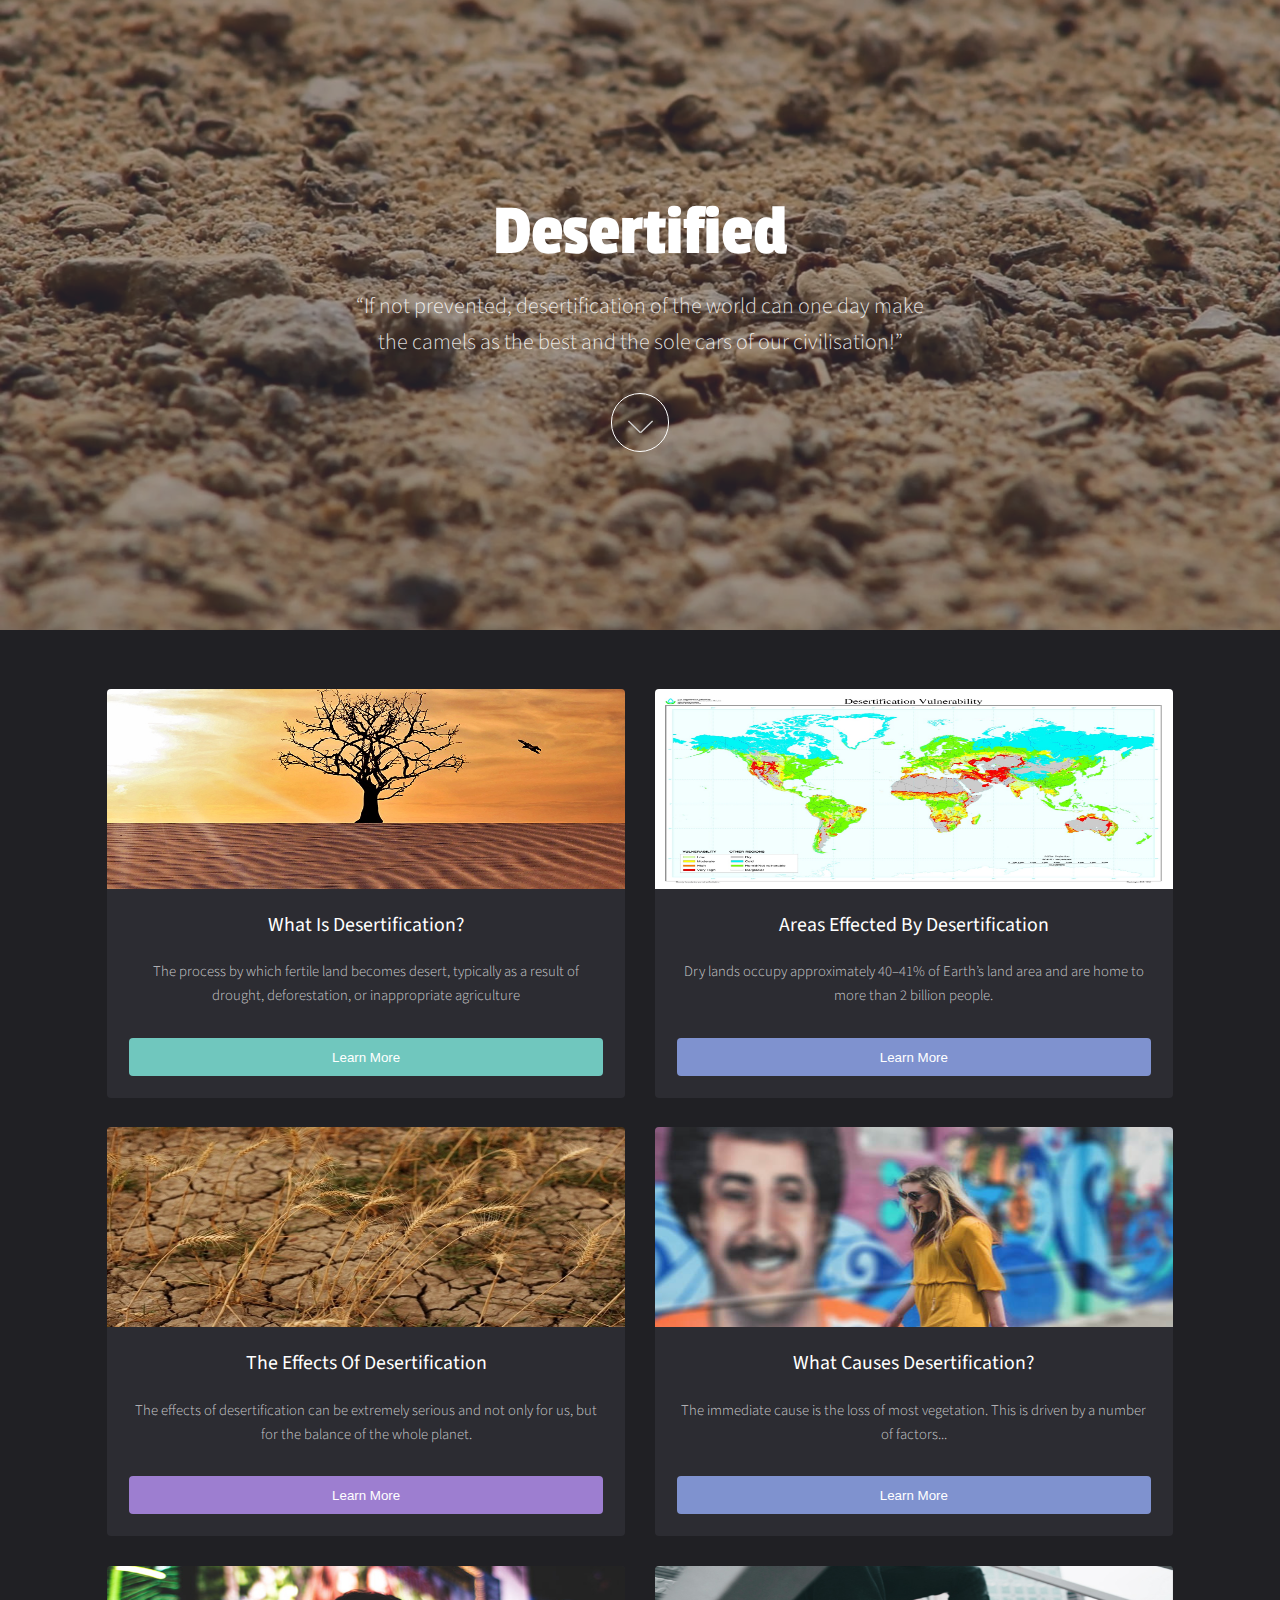
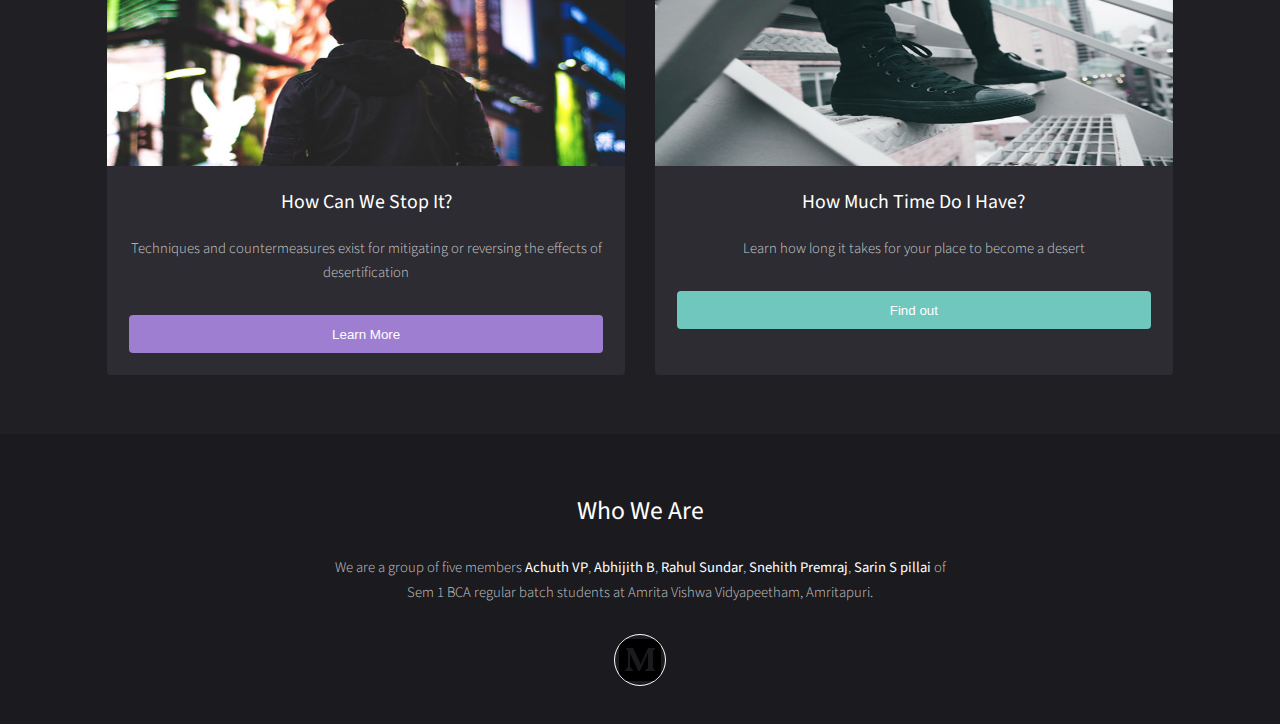
<file: desert/index.html>
<!DOCTYPE HTML>
<html>
	<head>
		<title>Desertified</title>
		<meta charset="utf-8" />
		<meta name="viewport" content="width=device-width, initial-scale=1" />
		<link rel="stylesheet" href="assets/css/main.css" />
		<style type="text/css">
			.medium {
				border: 1px solid #ffffff;
				border-radius: 100%;
			}
			img.medium:hover {
				border: 2px solid #ffffff;
			}
			img:hover {
				border: 2px solid #ffffff;
			}
		</style>
	</head>
	<body id="top">

			<!-- Banner -->
			<!--
				To use a video as your background, set data-video to the name of your video without
				its extension (eg. images/banner). Your video must be available in both .mp4 and .webm
				formats to work correctly.
			-->
				<section id="banner" data-video="images/banner">
					<div class="inner">
						<header>
							<h1>Desertified</h1>
							<p>“If not prevented, desertification of the world can one day make<br />
							the camels as the best and the sole cars of our civilisation!”</p>
						</header>
						<a href="#main" class="more">Learn More</a>
					</div>
				</section>

			<!-- Main -->
				<div id="main">
					<div class="inner">

					<!-- Boxes -->
						<div class="thumbnails">

							<div class="box">
								<a class="image fit"><img src="images/pic01.jpg" alt="" style="height:200px;"/></a>
								<div class="inner">
									<h3>What Is Desertification?</h3>
									<p>The process by which fertile land becomes desert, typically as a result of drought, deforestation, or inappropriate agriculture</p>
									<button onclick="location.href = 'https://desertified.000webhostapp.com/content/intro.html';" class="button fit" >Learn More</button>
								</div>
							</div>

							<div class="box">
								<a class="image fit"><img src="images/pic02.jpg" alt="" style="height:200px;" /></a>
								<div class="inner">
									<h3>Areas Effected By Desertification</h3>
									<p>Dry lands occupy approximately 40–41% of Earth’s land area and are home to more than 2 billion people.</p>
									<button onclick="location.href = 'https://desertified.000webhostapp.com/content/areas.html';" class="button style2 fit">Learn More</button>
								</div>
							</div>

							<div class="box">
								<a class="image fit"><img src="images/pic03.jpg" alt=""  style="height:200px;"/></a>
								<div class="inner">
									<h3>The Effects Of Desertification</h3>
									<p>The effects of desertification can be extremely serious and not only for us, but for the balance of the whole planet.</p>
									<button onclick="location.href = 'https://desertified.000webhostapp.com/content/effects.html';" class="button style3 fit" >Learn More</button>
								</div>
							</div>

							<div class="box">
								<a class="image fit"><img src="images/pic04.jpg" alt="" style="height:200px;"/></a>
								<div class="inner">
									<h3>What Causes Desertification?</h3>
									<p>The immediate cause is the loss of most vegetation. This is driven by a number of factors...</p>
									<button onclick="location.href = 'https://desertified.000webhostapp.com/content/causes.html';" class="button style2 fit" >Learn More</button>
								</div>
							</div>

							<div class="box">
								<a class="image fit"><img src="images/pic05.jpg" alt="" style="height:200px;"/></a>
								<div class="inner">
									<h3>How Can We Stop It?</h3>
									<p>Techniques and countermeasures exist for mitigating or reversing the effects of desertification</p>
									<button onclick="location.href = 'https://desertified.000webhostapp.com/content/counter.html';" class="button style3 fit" >Learn More</button>
								</div>
							</div>

							<div class="box">
								<a class="image fit"><img src="images/pic06.jpg" alt="" style="height:200px;"/></a>
								<div class="inner">
									<h3>How Much Time Do I Have?</h3>
									<p>Learn how long it takes for your place to become a desert</p>
									<button onclick="location.href = 'https://desertified.000webhostapp.com/content/intro.html';" class="button fit" >Find out</button>
								</div>
							</div>

						</div>

					</div>
				</div>

			<!-- Footer -->
				<footer id="footer">
					<div class="inner">
						<h2>Who We Are</h2>
						<p>We are a group of five members  <b>Achuth VP</b>,  <b>Abhijith B</b>,  <b>Rahul Sundar</b>,  <b>Snehith Premraj</b>,  <b>Sarin S pillai</b>  of Sem 1 BCA regular batch students at Amrita Vishwa Vidyapeetham, Amritapuri.</p>
						
					</div>
					<a href="https://medium.com/envi-project/desertificatio-7579d9432e89"><img class="medium" src="medium.png" alt="" /></a>
				</footer>

		<!-- Scripts  -->

			<script src="assets/js/jquery.min.js"></script>
			<script src="assets/js/jquery.scrolly.min.js"></script>
			<script src="assets/js/jquery.poptrox.min.js"></script>
			<script src="assets/js/skel.min.js"></script>
			<script src="assets/js/util.js"></script>
			<script src="assets/js/main.js"></script> 
	</body>
</html>
</file>
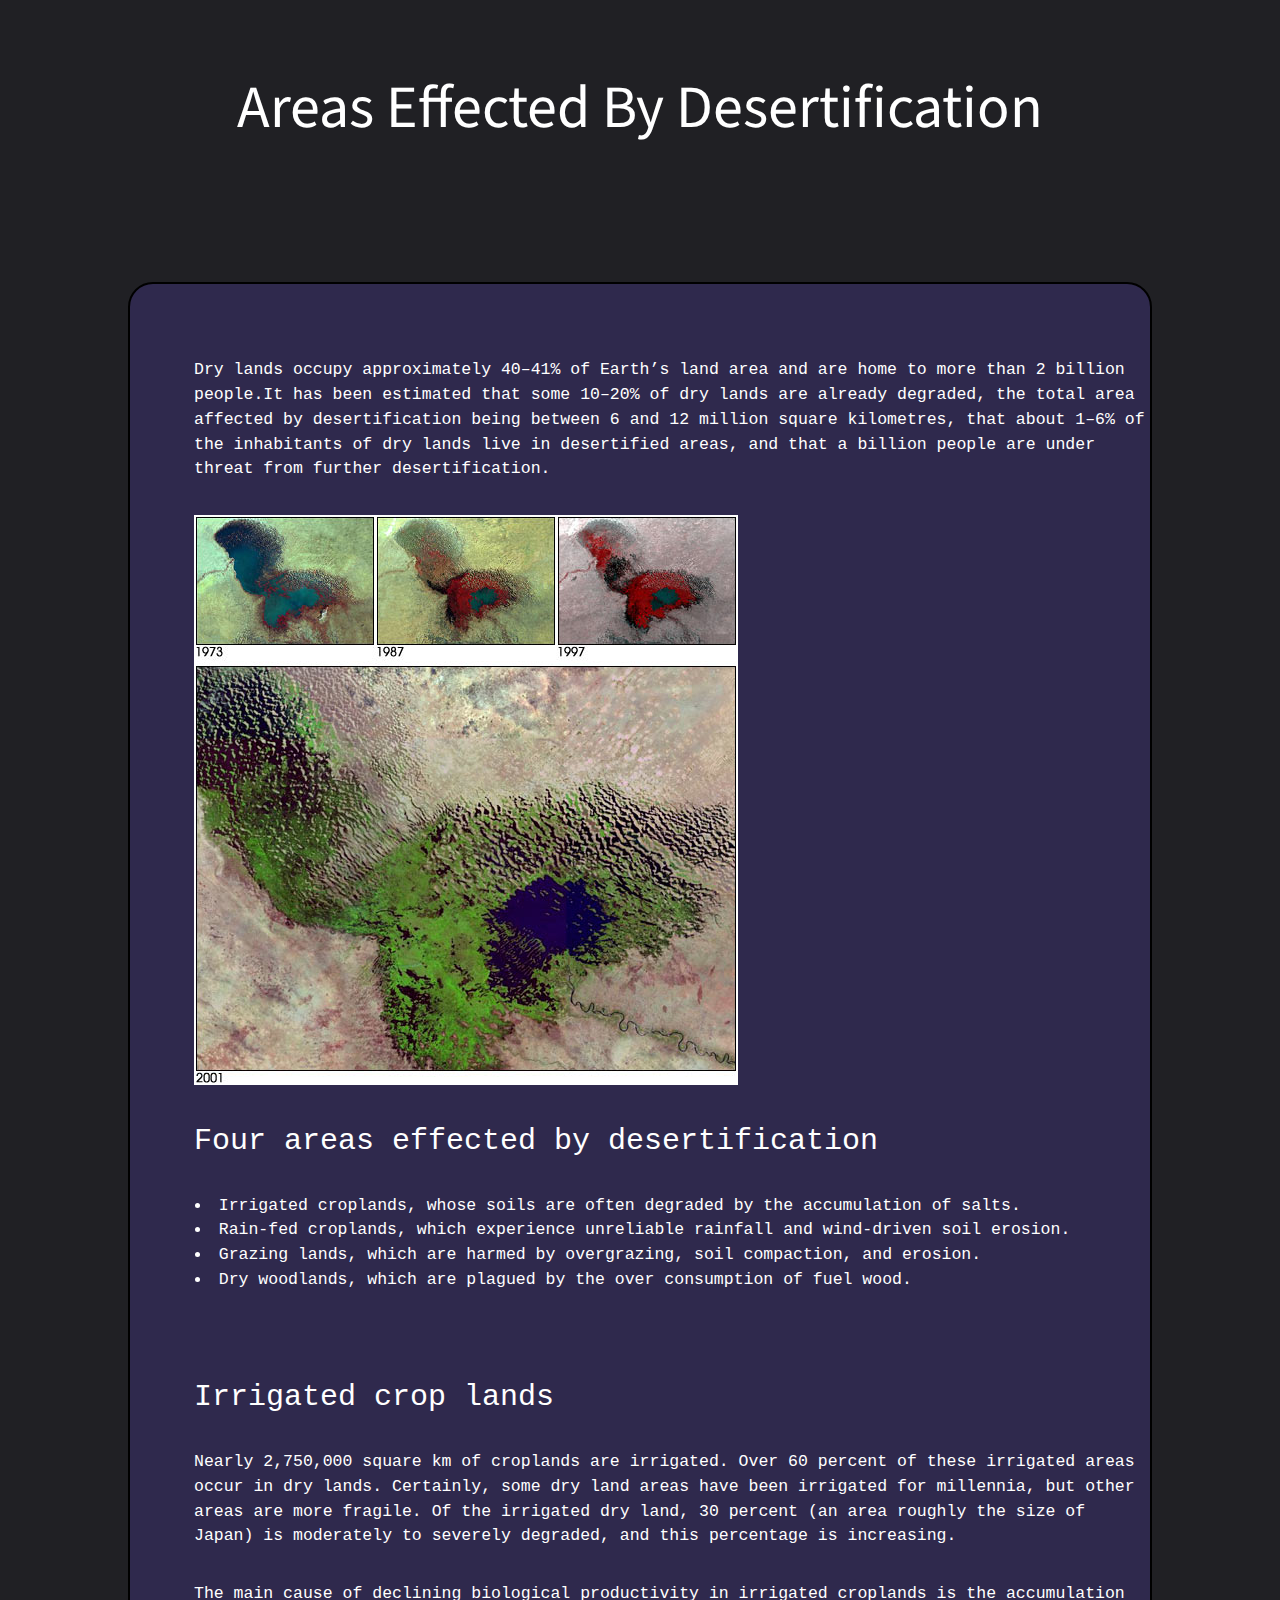
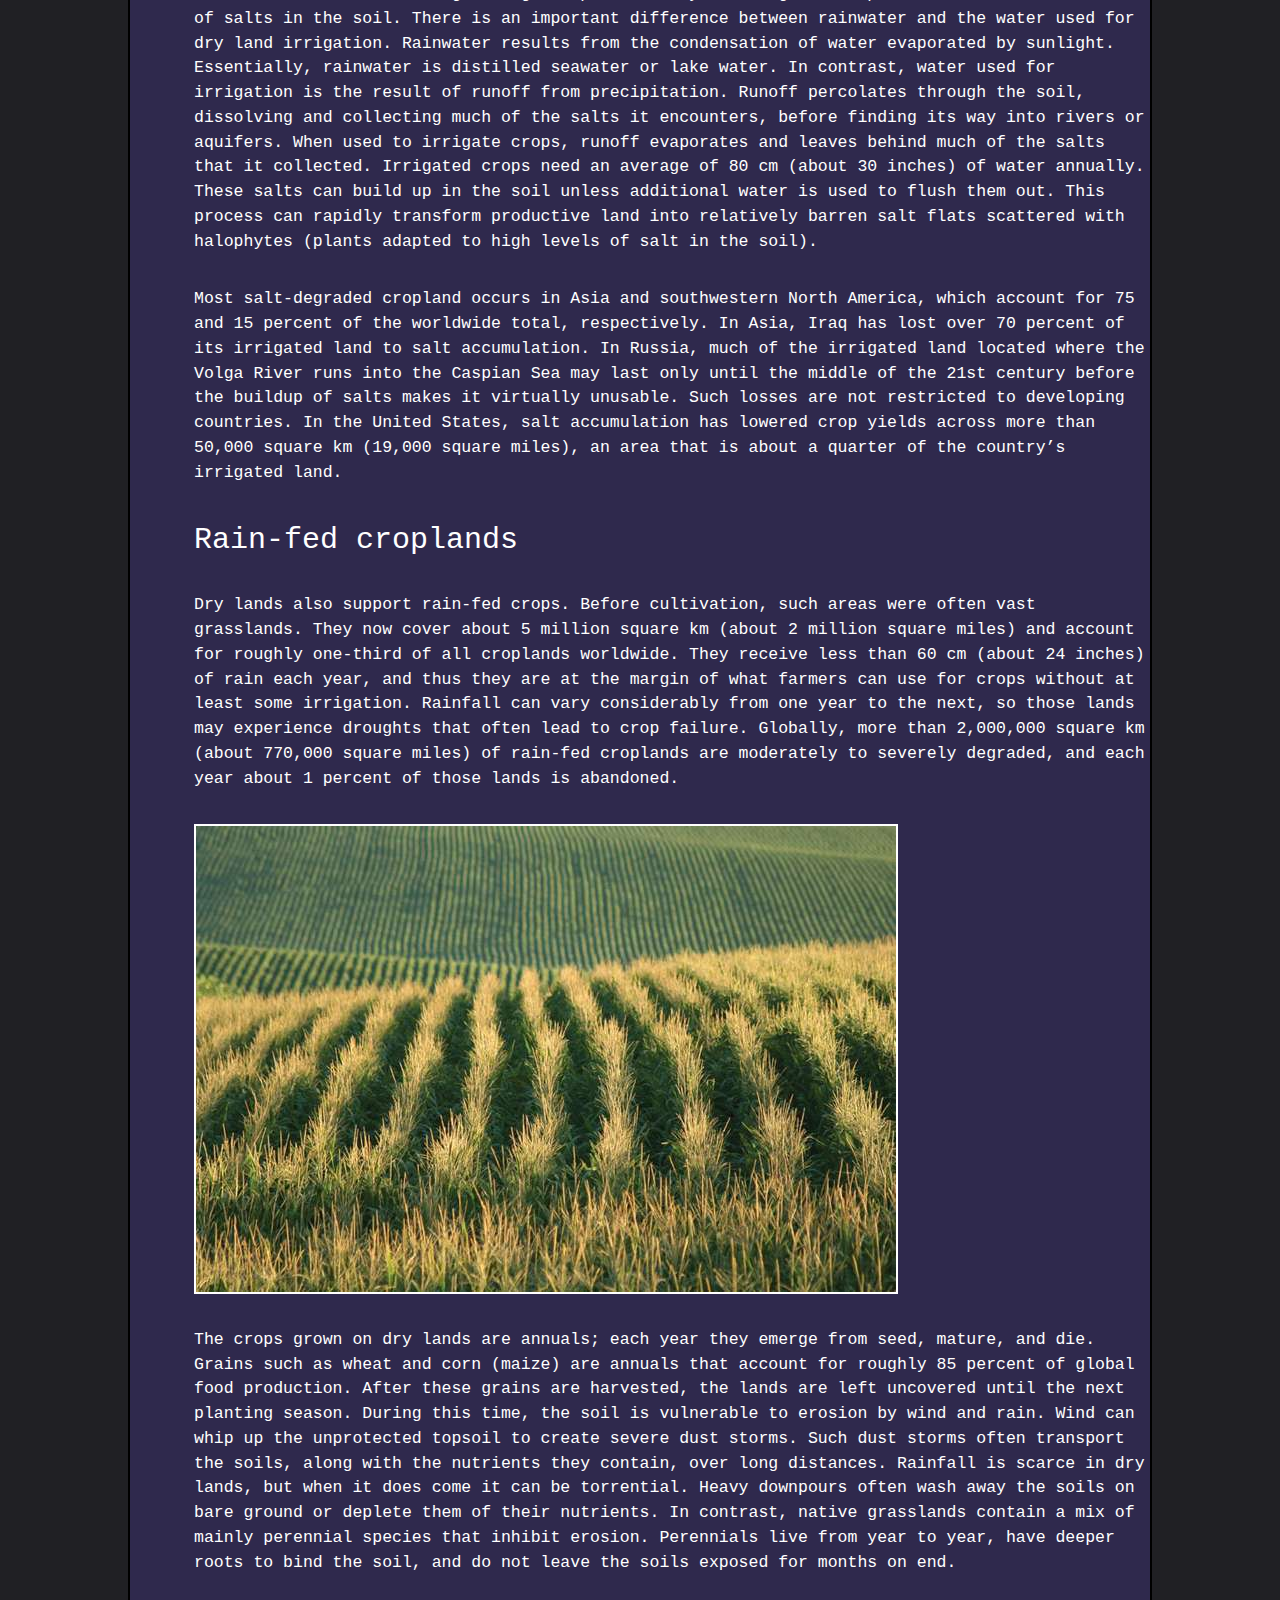
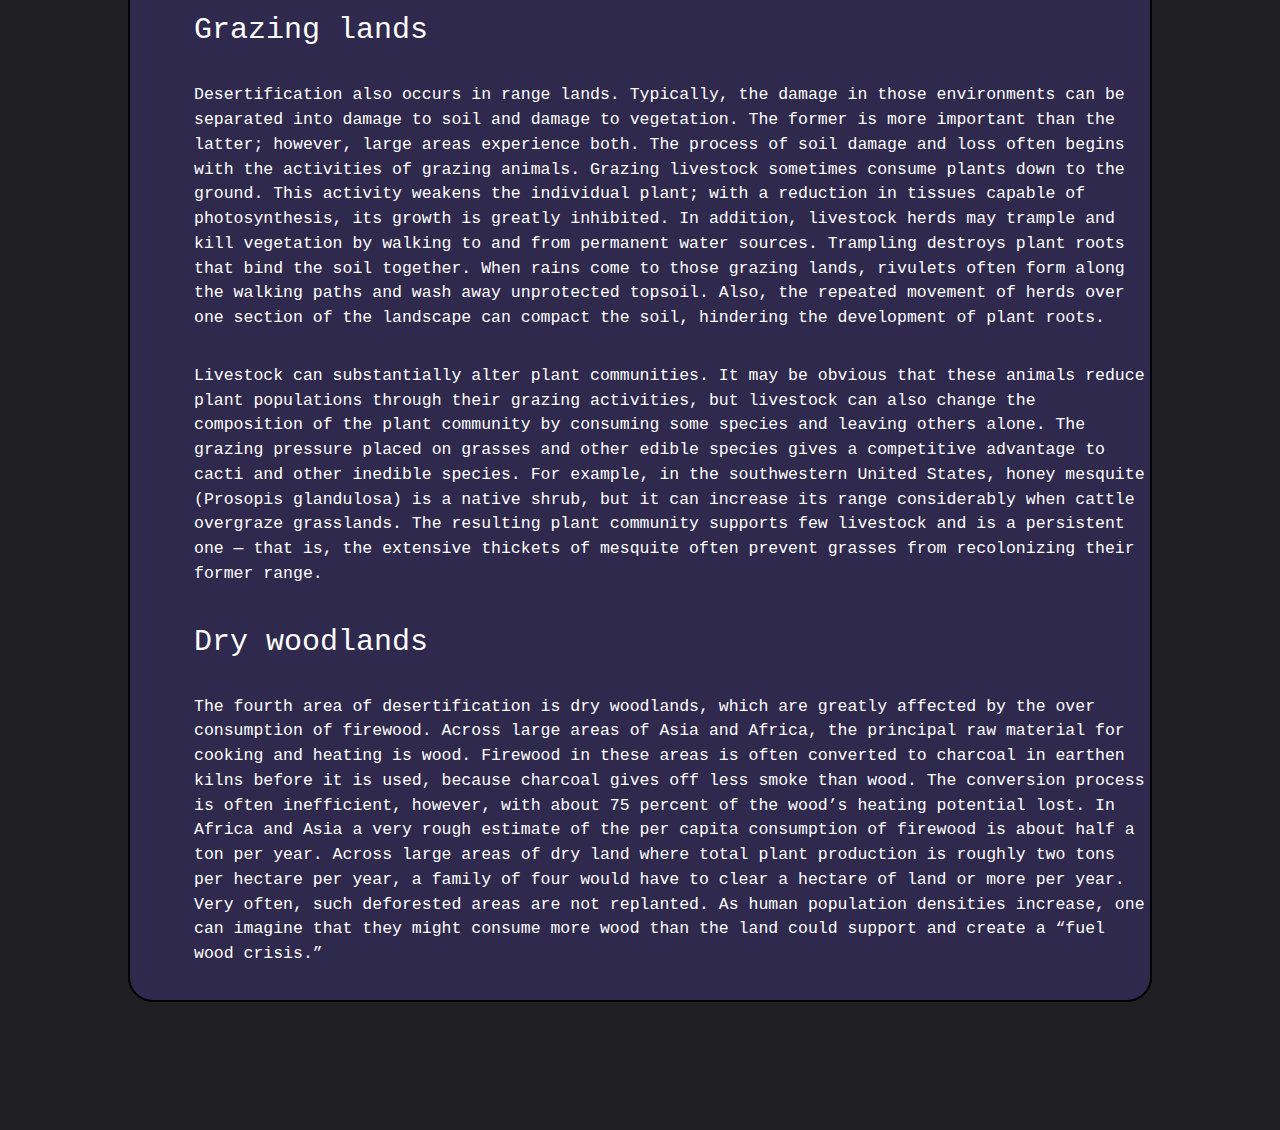
<file: desert/content/areas.html>
<!DOCTYPE html>
<html>
<head>
	<title>Desertified</title>
	<meta charset="utf-8" />
	<meta name="viewport" content="width=device-width, initial-scale=1" />
	<link rel="stylesheet" href="../assets/css/main.css" />
</head>
<body>
	<h1 style="font-size: 60px;text-align: center;padding-top: 5%;">Areas Effected By Desertification</h1>
	<div style="margin:10%;word-wrap: break-word;width:80%;border: 2px solid #000000;background-color: rgb(47, 41, 77);border-radius: 25px;padding-left: 5%;"><h1 style="font-size: 16.5px;font-family: courier new"><b>
<br>
<br>
<br>
<p>Dry lands occupy approximately 40–41% of Earth’s land area and are home to more than 2 billion people.It has been estimated that some 10–20% of dry lands are already degraded, the total area affected by desertification being between 6 and 12 million square kilometres, that about 1–6% of the inhabitants of dry lands live in desertified areas, and that a billion people are under threat from further desertification.</p>
<img src="areas1.jpeg" alt="" style="border: 2px solid #ffffff;"/>
<br>
<br>
<h1 style="font-size: 30px;">Four areas effected by desertification</h1>
<ul>
	<li>Irrigated croplands, whose soils are often degraded by the accumulation of salts.</li>
	<li>Rain-fed croplands, which experience unreliable rainfall and wind-driven soil erosion.</li>
	<li>Grazing lands, which are harmed by overgrazing, soil compaction, and erosion.</li>
	<li>Dry woodlands, which are plagued by the over consumption of fuel wood.</li>
</ul>
<br>
<br>
<h1 style="font-size: 30px;">Irrigated crop lands</h1>
<p>Nearly 2,750,000 square km of croplands are irrigated. Over 60 percent of these irrigated areas occur in dry lands. Certainly, some dry land areas have been irrigated for millennia, but other areas are more fragile. Of the irrigated dry land, 30 percent (an area roughly the size of Japan) is moderately to severely degraded, and this percentage is increasing.</p>
<p>The main cause of declining biological productivity in irrigated croplands is the accumulation of salts in the soil. There is an important difference between rainwater and the water used for dry land irrigation. Rainwater results from the condensation of water evaporated by sunlight. Essentially, rainwater is distilled seawater or lake water. In contrast, water used for irrigation is the result of runoff from precipitation. Runoff percolates through the soil, dissolving and collecting much of the salts it encounters, before finding its way into rivers or aquifers. When used to irrigate crops, runoff evaporates and leaves behind much of the salts that it collected. Irrigated crops need an average of 80 cm (about 30 inches) of water annually. These salts can build up in the soil unless additional water is used to flush them out. This process can rapidly transform productive land into relatively barren salt flats scattered with halophytes (plants adapted to high levels of salt in the soil).</p>
<p>Most salt-degraded cropland occurs in Asia and southwestern North America, which account for 75 and 15 percent of the worldwide total, respectively. In Asia, Iraq has lost over 70 percent of its irrigated land to salt accumulation. In Russia, much of the irrigated land located where the Volga River runs into the Caspian Sea may last only until the middle of the 21st century before the buildup of salts makes it virtually unusable. Such losses are not restricted to developing countries. In the United States, salt accumulation has lowered crop yields across more than 50,000 square km (19,000 square miles), an area that is about a quarter of the country’s irrigated land.</p>
<h1 style="font-size: 30px;">Rain-fed croplands</h1>
<p>Dry lands also support rain-fed crops. Before cultivation, such areas were often vast grasslands. They now cover about 5 million square km (about 2 million square miles) and account for roughly one-third of all croplands worldwide. They receive less than 60 cm (about 24 inches) of rain each year, and thus they are at the margin of what farmers can use for crops without at least some irrigation. Rainfall can vary considerably from one year to the next, so those lands may experience droughts that often lead to crop failure. Globally, more than 2,000,000 square km (about 770,000 square miles) of rain-fed croplands are moderately to severely degraded, and each year about 1 percent of those lands is abandoned.</p>
<img src="areas2.jpeg" alt="" style="border: 2px solid #ffffff;"/>
<br>
<br>
<p>The crops grown on dry lands are annuals; each year they emerge from seed, mature, and die. Grains such as wheat and corn (maize) are annuals that account for roughly 85 percent of global food production. After these grains are harvested, the lands are left uncovered until the next planting season. During this time, the soil is vulnerable to erosion by wind and rain. Wind can whip up the unprotected topsoil to create severe dust storms. Such dust storms often transport the soils, along with the nutrients they contain, over long distances. Rainfall is scarce in dry lands, but when it does come it can be torrential. Heavy downpours often wash away the soils on bare ground or deplete them of their nutrients. In contrast, native grasslands contain a mix of mainly perennial species that inhibit erosion. Perennials live from year to year, have deeper roots to bind the soil, and do not leave the soils exposed for months on end.</p>
<h1 style="font-size: 30px;">Grazing lands</h1>
<p>Desertification also occurs in range lands. Typically, the damage in those environments can be separated into damage to soil and damage to vegetation. The former is more important than the latter; however, large areas experience both. The process of soil damage and loss often begins with the activities of grazing animals. Grazing livestock sometimes consume plants down to the ground. This activity weakens the individual plant; with a reduction in tissues capable of photosynthesis, its growth is greatly inhibited. In addition, livestock herds may trample and kill vegetation by walking to and from permanent water sources. Trampling destroys plant roots that bind the soil together. When rains come to those grazing lands, rivulets often form along the walking paths and wash away unprotected topsoil. Also, the repeated movement of herds over one section of the landscape can compact the soil, hindering the development of plant roots.</p>
<p>Livestock can substantially alter plant communities. It may be obvious that these animals reduce plant populations through their grazing activities, but livestock can also change the composition of the plant community by consuming some species and leaving others alone. The grazing pressure placed on grasses and other edible species gives a competitive advantage to cacti and other inedible species. For example, in the southwestern United States, honey mesquite (Prosopis glandulosa) is a native shrub, but it can increase its range considerably when cattle overgraze grasslands. The resulting plant community supports few livestock and is a persistent one — that is, the extensive thickets of mesquite often prevent grasses from recolonizing their former range.</p>
<h1 style="font-size: 30px;">Dry woodlands</h1>
<p>The fourth area of desertification is dry woodlands, which are greatly affected by the over consumption of firewood. Across large areas of Asia and Africa, the principal raw material for cooking and heating is wood. Firewood in these areas is often converted to charcoal in earthen kilns before it is used, because charcoal gives off less smoke than wood. The conversion process is often inefficient, however, with about 75 percent of the wood’s heating potential lost. In Africa and Asia a very rough estimate of the per capita consumption of firewood is about half a ton per year. Across large areas of dry land where total plant production is roughly two tons per hectare per year, a family of four would have to clear a hectare of land or more per year. Very often, such deforested areas are not replanted. As human population densities increase, one can imagine that they might consume more wood than the land could support and create a “fuel wood crisis.”</p>
</b></h1></div>
</body>
</html>
</file>
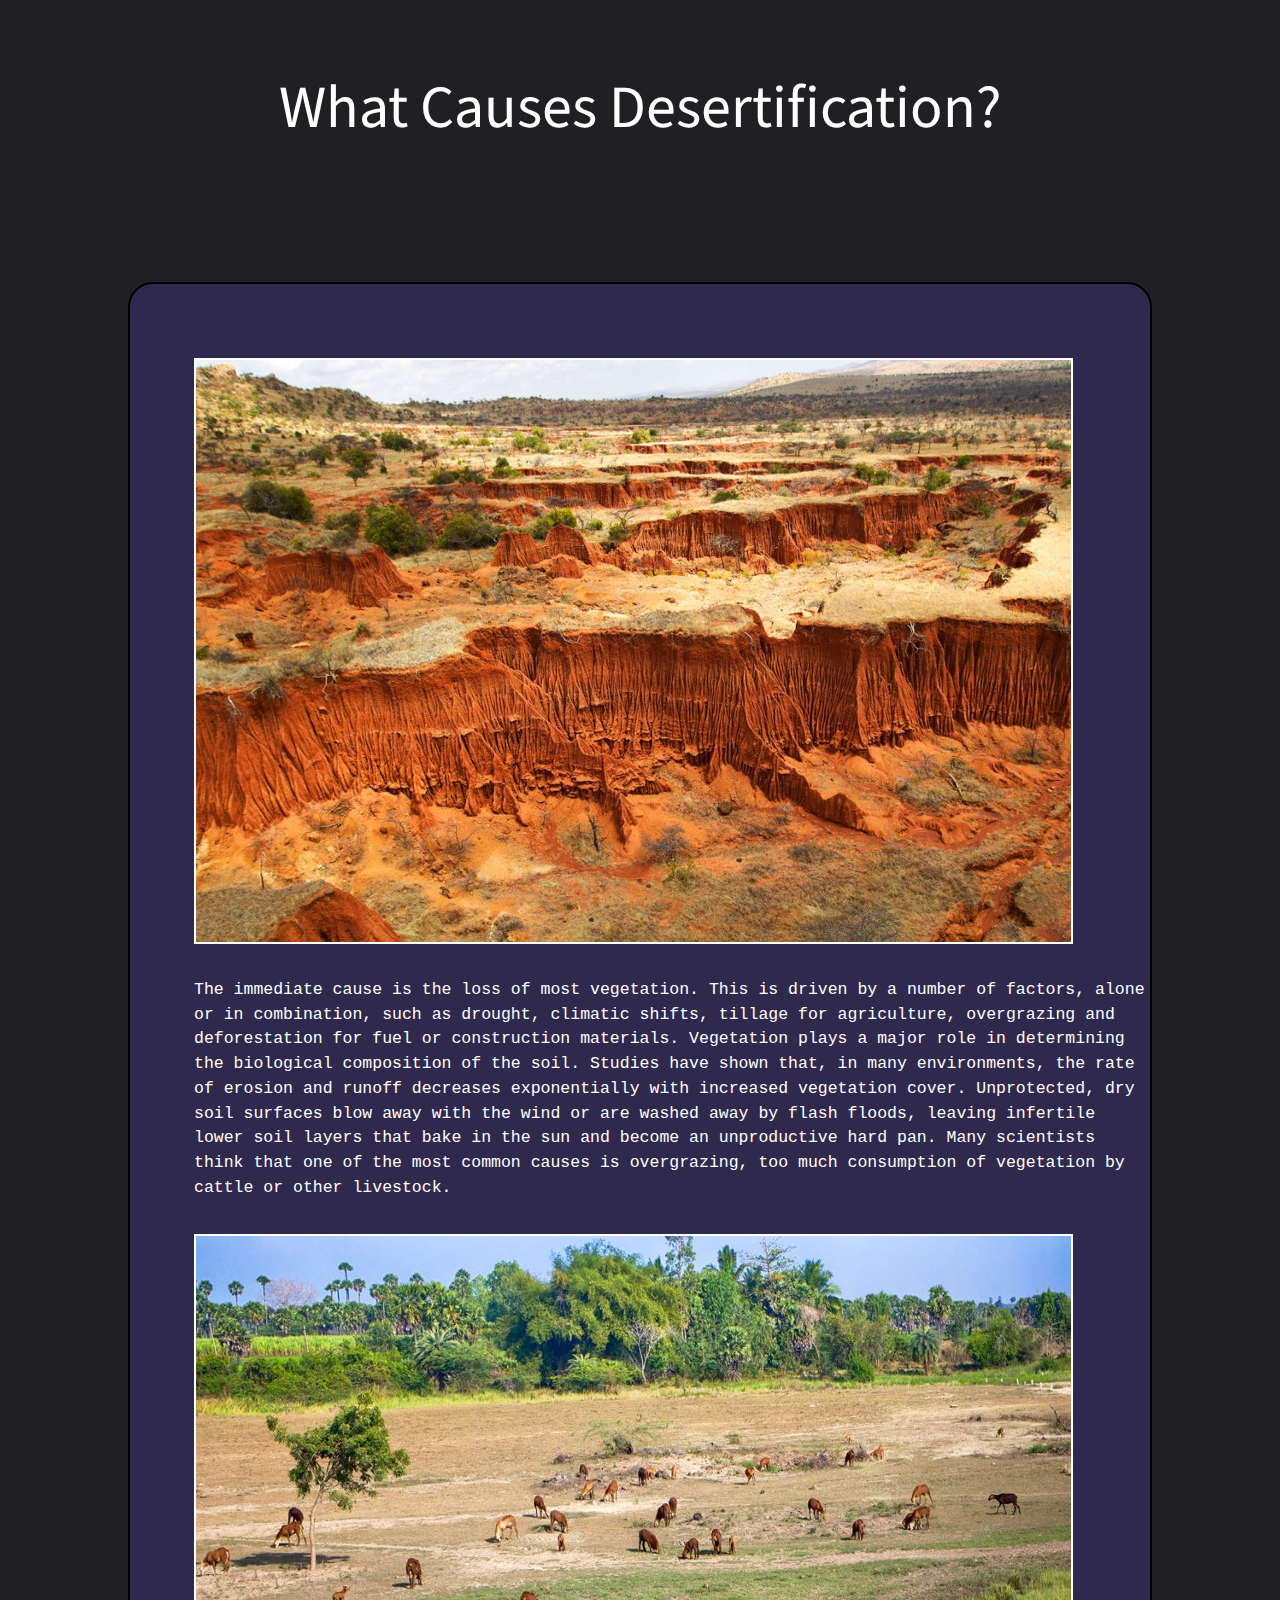
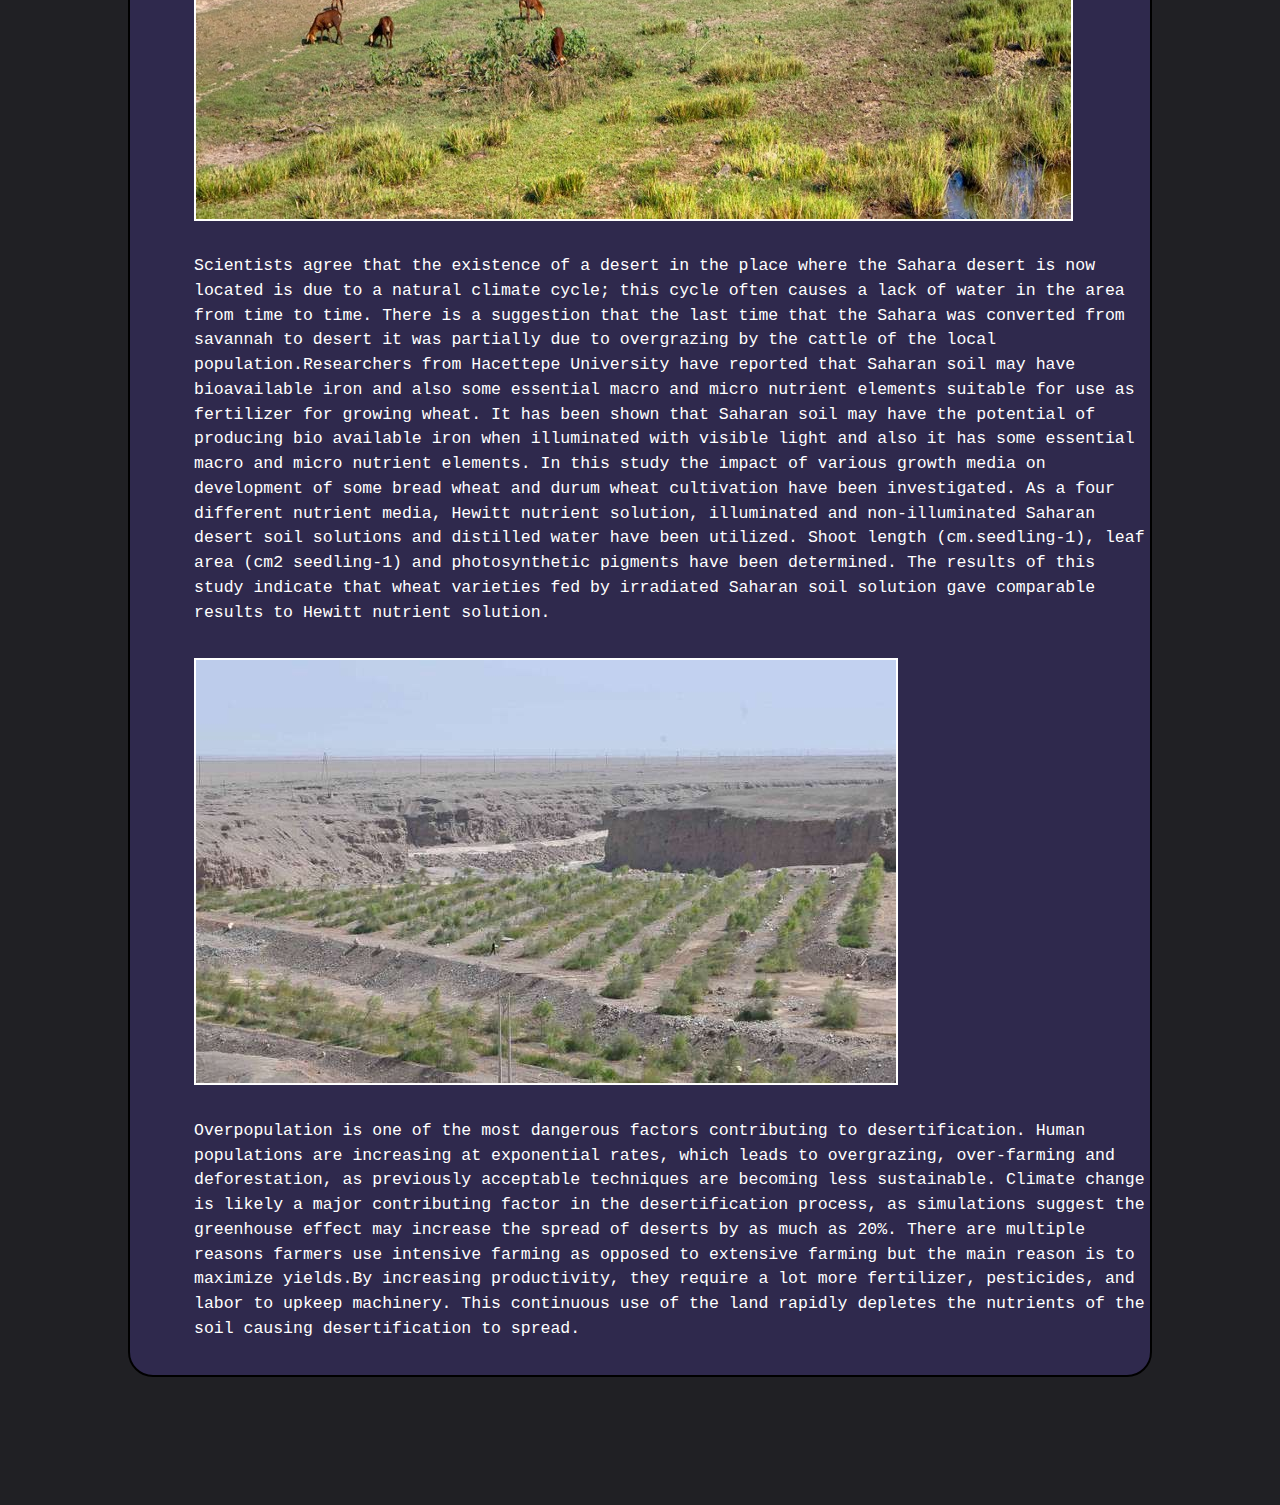
<file: desert/content/causes.html>
<!DOCTYPE html>
<html>
<head>
	<title>Desertified</title>
	<meta charset="utf-8" />
	<meta name="viewport" content="width=device-width, initial-scale=1" />
	<link rel="stylesheet" href="../assets/css/main.css" />
</head>
<body>
	<h1 style="font-size: 60px;text-align: center;padding-top: 5%;">What Causes Desertification?</h1>
	<div style="margin:10%;word-wrap: break-word;width:80%;border: 2px solid #000000;background-color: rgb(47, 41, 77);border-radius: 25px;padding-left: 5%;"><h1 style="font-size: 16.5px;font-family: courier new"><b>
<br>
<br>
<br>
<img src="causes1.jpeg" alt="" style="border: 2px solid #ffffff;" />
<br>
<br>
<p>The immediate cause is the loss of most vegetation. This is driven by a number of factors, alone or in combination, such as drought, climatic shifts, tillage for agriculture, overgrazing and deforestation for fuel or construction materials. Vegetation plays a major role in determining the biological composition of the soil. Studies have shown that, in many environments, the rate of erosion and runoff decreases exponentially with increased vegetation cover. Unprotected, dry soil surfaces blow away with the wind or are washed away by flash floods, leaving infertile lower soil layers that bake in the sun and become an unproductive hard pan. Many scientists think that one of the most common causes is overgrazing, too much consumption of vegetation by cattle or other livestock.</p>
<img src="causes2.jpeg" alt="" style="border: 2px solid #ffffff;"/>
<br>
<br>
<p>Scientists agree that the existence of a desert in the place where the Sahara desert is now located is due to a natural climate cycle; this cycle often causes a lack of water in the area from time to time. There is a suggestion that the last time that the Sahara was converted from savannah to desert it was partially due to overgrazing by the cattle of the local population.Researchers from Hacettepe University have reported that Saharan soil may have bioavailable iron and also some essential macro and micro nutrient elements suitable for use as fertilizer for growing wheat. It has been shown that Saharan soil may have the potential of producing bio available iron when illuminated with visible light and also it has some essential macro and micro nutrient elements. In this study the impact of various growth media on development of some bread wheat and durum wheat cultivation have been investigated. As a four different nutrient media, Hewitt nutrient solution, illuminated and non-illuminated Saharan desert soil solutions and distilled water have been utilized. Shoot length (cm.seedling-1), leaf area (cm2 seedling-1) and photosynthetic pigments have been determined. The results of this study indicate that wheat varieties fed by irradiated Saharan soil solution gave comparable results to Hewitt nutrient solution.</p>
<img src="causes3.jpeg" alt="" style="border: 2px solid #ffffff;"/>
<br>
<br>

<p>Overpopulation is one of the most dangerous factors contributing to desertification. Human populations are increasing at exponential rates, which leads to overgrazing, over-farming and deforestation, as previously acceptable techniques are becoming less sustainable. Climate change is likely a major contributing factor in the desertification process, as simulations suggest the greenhouse effect may increase the spread of deserts by as much as 20%. There are multiple reasons farmers use intensive farming as opposed to extensive farming but the main reason is to maximize yields.By increasing productivity, they require a lot more fertilizer, pesticides, and labor to upkeep machinery. This continuous use of the land rapidly depletes the nutrients of the soil causing desertification to spread.</p>

</b></h1></div>
</body>
</html>
</file>
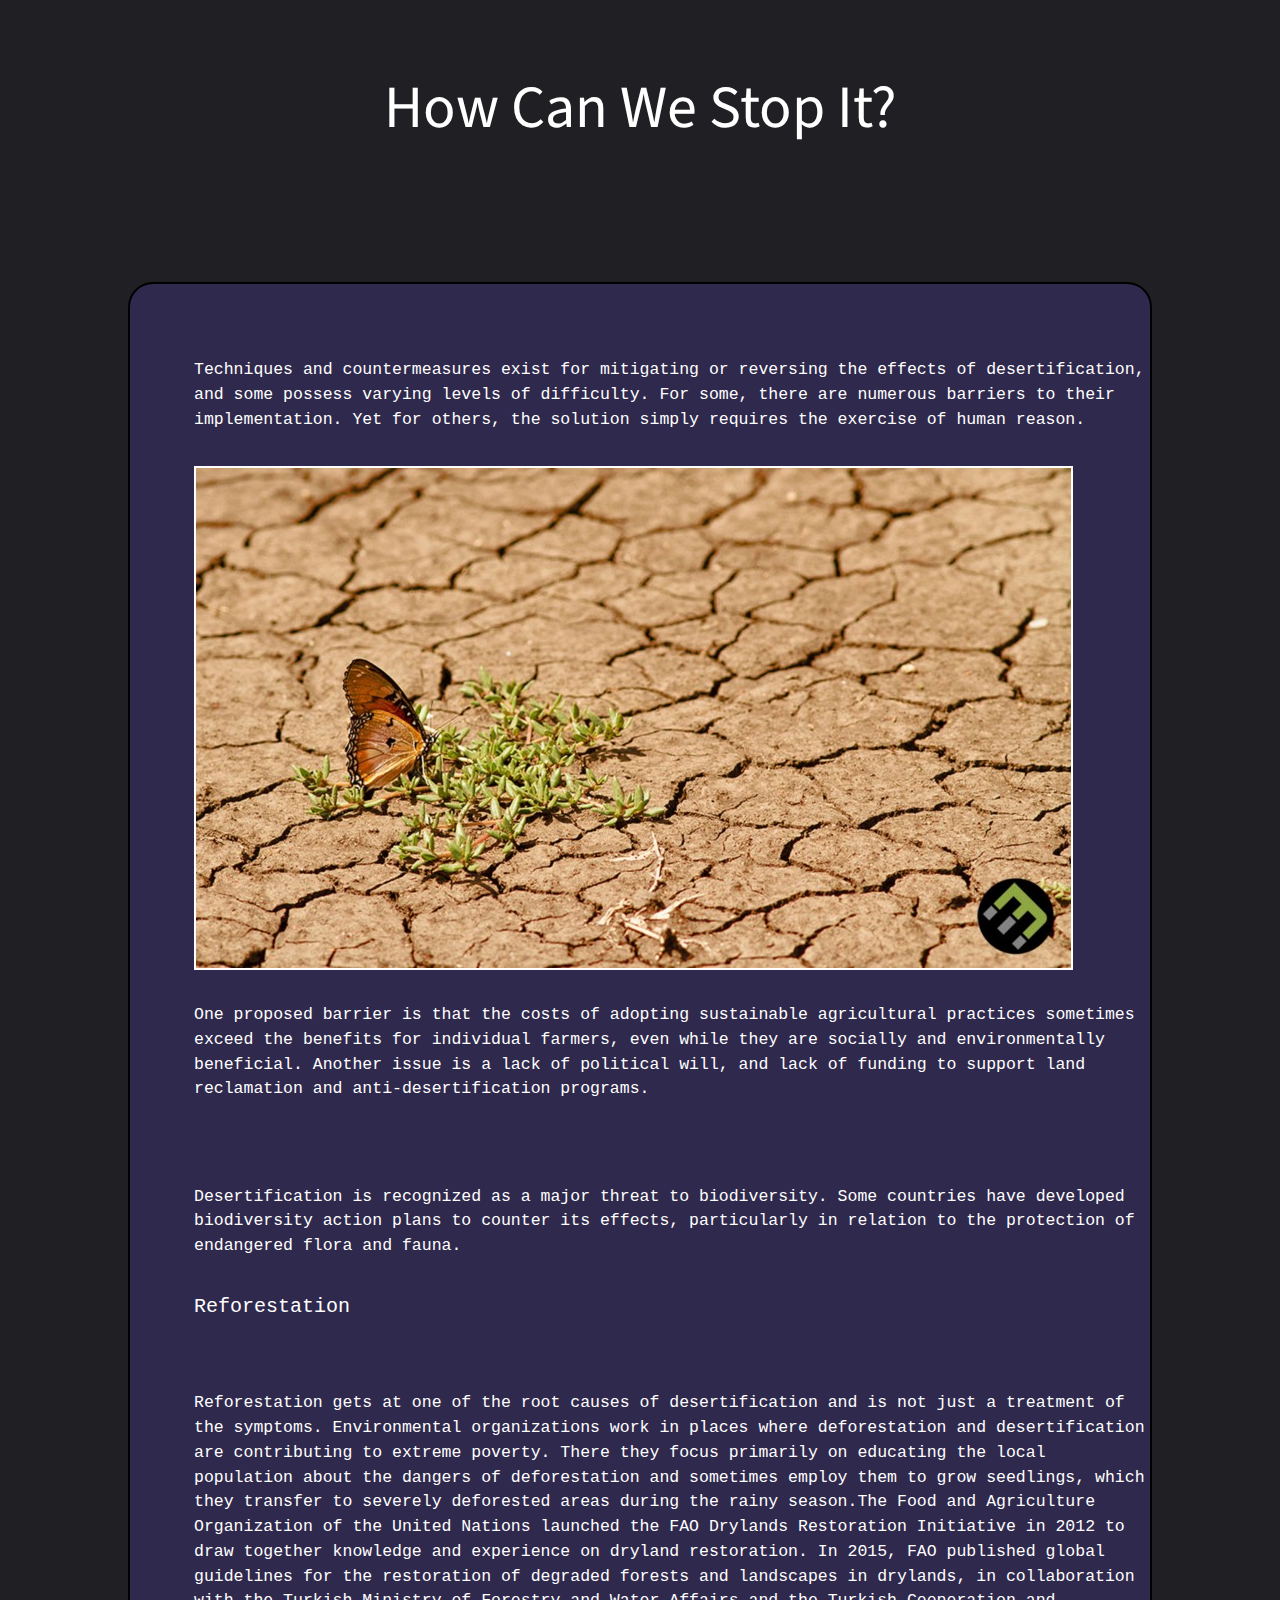
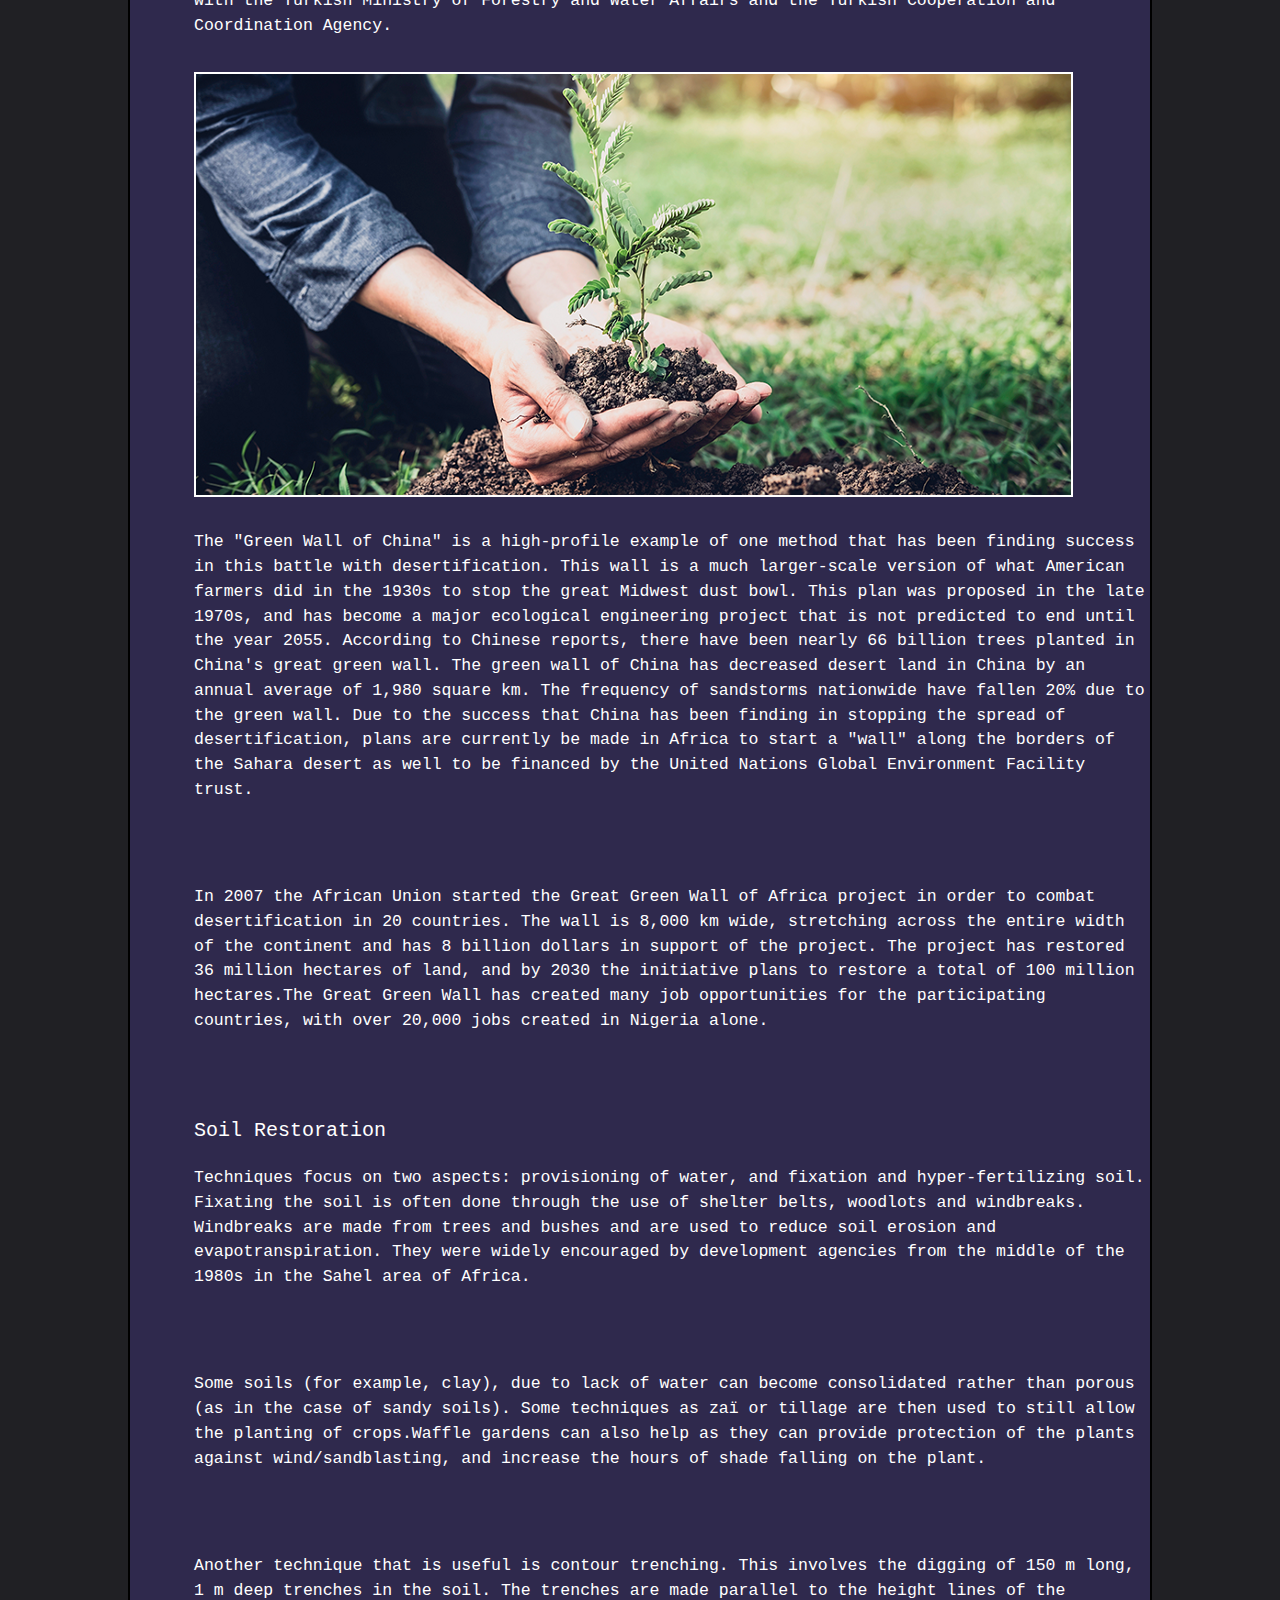
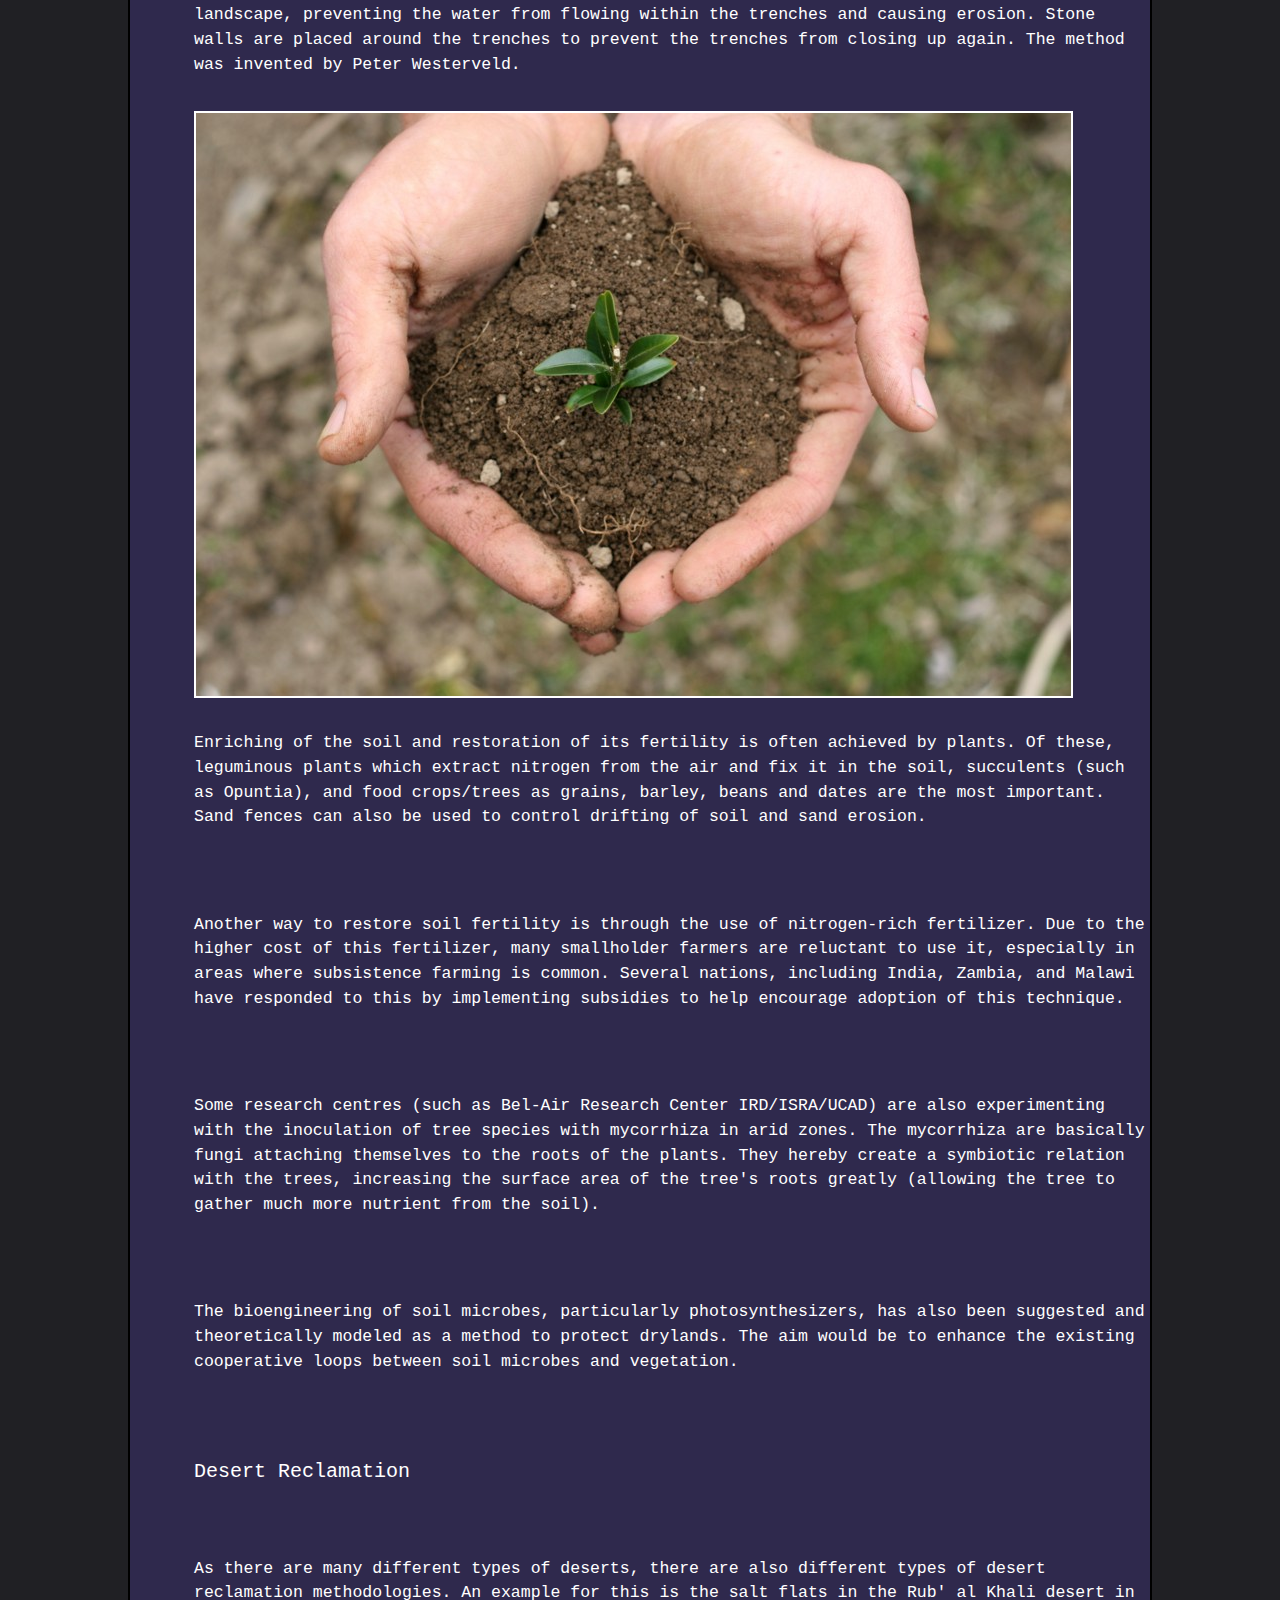
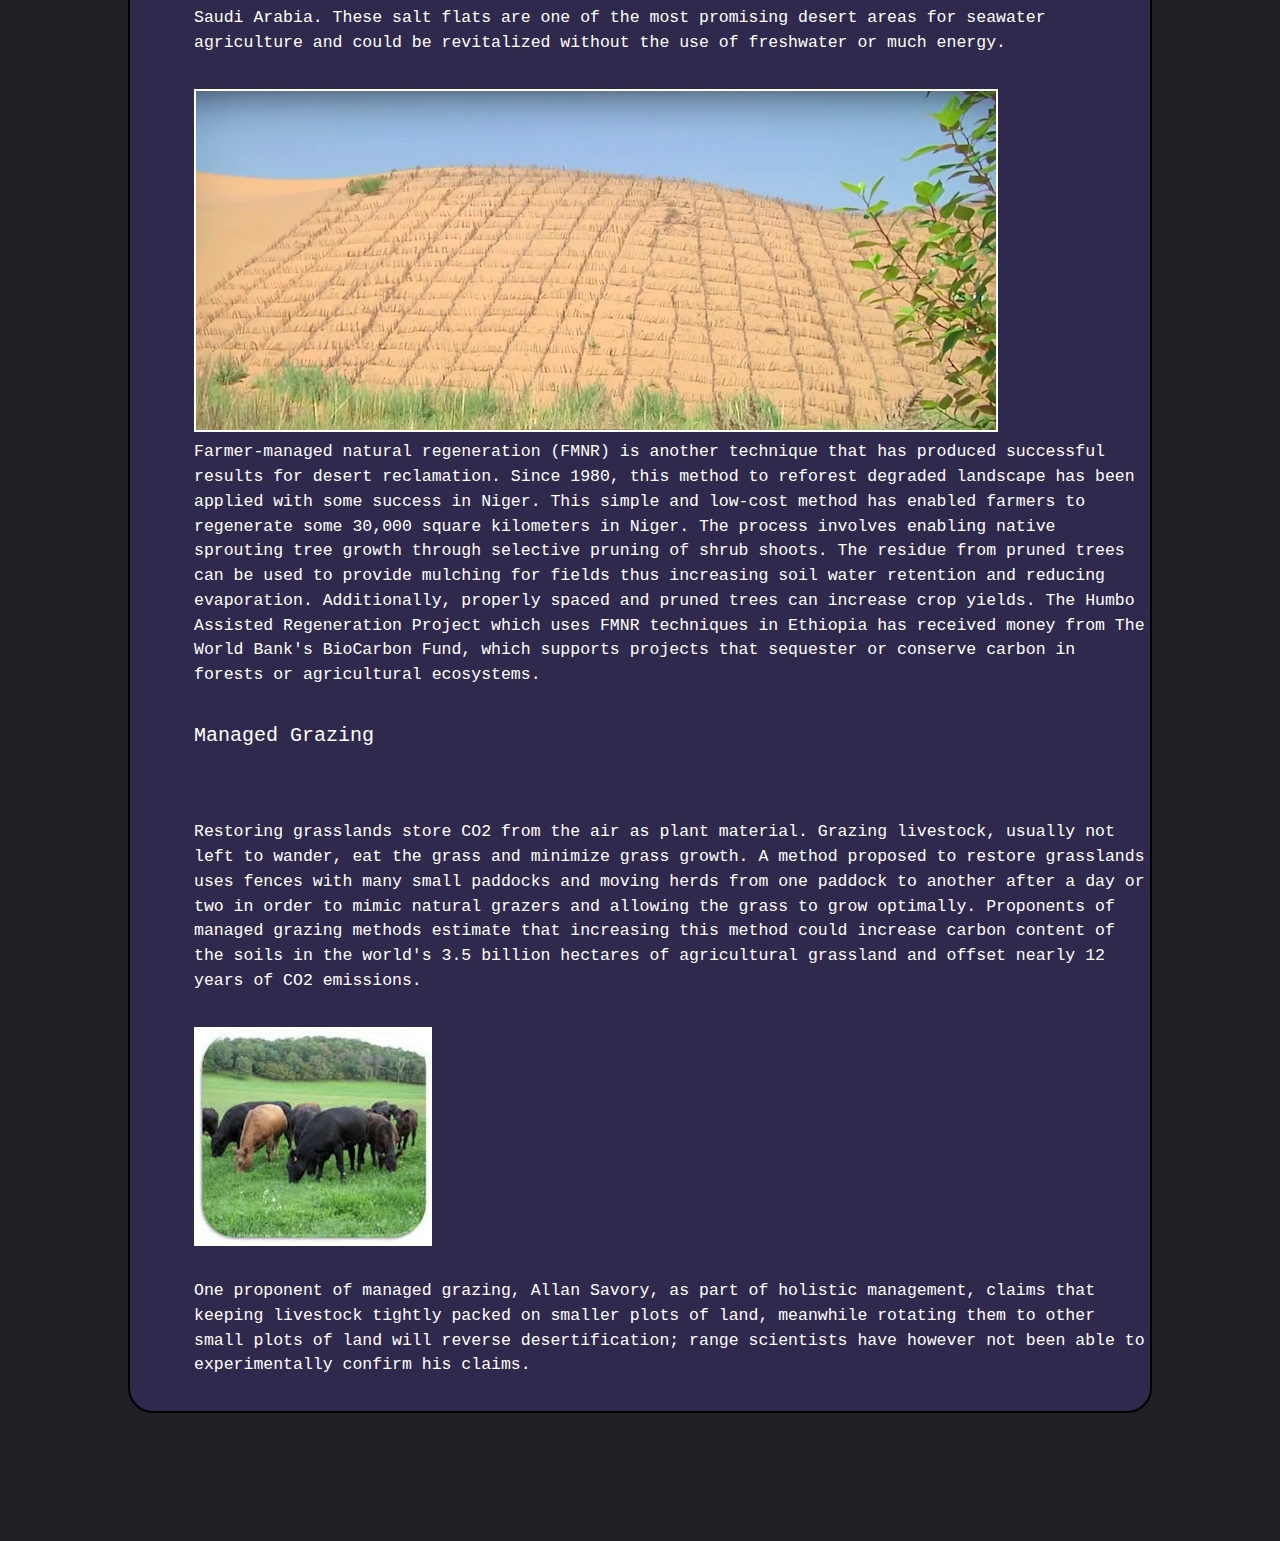
<file: desert/content/counter.html>
<!DOCTYPE html>
<html>
<head>
	<title>Desertified</title>
	<meta charset="utf-8" />
	<meta name="viewport" content="width=device-width, initial-scale=1" />
	<link rel="stylesheet" href="../assets/css/main.css" />
</head>
<body>
	<h1 style="font-size: 60px;text-align: center;padding-top: 5%;">How Can We Stop It?</h1>
	<div style="margin:10%;word-wrap: break-word;width:80%;border: 2px solid #000000;background-color: rgb(47, 41, 77);border-radius: 25px;padding-left: 5%;"><h1 style="font-size: 16.5px;font-family: courier new"><b>
<br>
<br>
<br>
<p>Techniques and countermeasures exist for mitigating or reversing the effects of desertification, and some possess varying levels of difficulty. For some, there are numerous barriers to their implementation. Yet for others, the solution simply requires the exercise of human reason.</p>
<img src="counter1.jpeg" alt="" style="border: 2px solid #ffffff;"/>
<br>
<br>
<p>One proposed barrier is that the costs of adopting sustainable agricultural practices sometimes exceed the benefits for individual farmers, even while they are socially and environmentally beneficial. Another issue is a lack of political will, and lack of funding to support land reclamation and anti-desertification programs.</p>
<br>
<br>
<p>Desertification is recognized as a major threat to biodiversity. Some countries have developed biodiversity action plans to counter its effects, particularly in relation to the protection of endangered flora and fauna.</p>
<h1 style="font-size: 20px;">Reforestation</h1>
<br>
<br>
<p>Reforestation gets at one of the root causes of desertification and is not just a treatment of the symptoms. Environmental organizations work in places where deforestation and desertification are contributing to extreme poverty. There they focus primarily on educating the local population about the dangers of deforestation and sometimes employ them to grow seedlings, which they transfer to severely deforested areas during the rainy season.The Food and Agriculture Organization of the United Nations launched the FAO Drylands Restoration Initiative in 2012 to draw together knowledge and experience on dryland restoration. In 2015, FAO published global guidelines for the restoration of degraded forests and landscapes in drylands, in collaboration with the Turkish Ministry of Forestry and Water Affairs and the Turkish Cooperation and Coordination Agency.</p>
<img src="counter2.png" alt="" style="border: 2px solid #ffffff;"/>
<br>
<br>
<p>The "Green Wall of China" is a high-profile example of one method that has been finding success in this battle with desertification. This wall is a much larger-scale version of what American farmers did in the 1930s to stop the great Midwest dust bowl. This plan was proposed in the late 1970s, and has become a major ecological engineering project that is not predicted to end until the year 2055. According to Chinese reports, there have been nearly 66 billion trees planted in China's great green wall. The green wall of China has decreased desert land in China by an annual average of 1,980 square km. The frequency of sandstorms nationwide have fallen 20% due to the green wall. Due to the success that China has been finding in stopping the spread of desertification, plans are currently be made in Africa to start a "wall" along the borders of the Sahara desert as well to be financed by the United Nations Global Environment Facility trust.</p>
<br>
<br>
<p>In 2007 the African Union started the Great Green Wall of Africa project in order to combat desertification in 20 countries. The wall is 8,000 km wide, stretching across the entire width of the continent and has 8 billion dollars in support of the project. The project has restored 36 million hectares of land, and by 2030 the initiative plans to restore a total of 100 million hectares.The Great Green Wall has created many job opportunities for the participating countries, with over 20,000 jobs created in Nigeria alone.</p>
<br>
<br>
<h1 style="font-size: 20px;">Soil Restoration</h1>
<p>Techniques focus on two aspects: provisioning of water, and fixation and hyper-fertilizing soil. Fixating the soil is often done through the use of shelter belts, woodlots and windbreaks. Windbreaks are made from trees and bushes and are used to reduce soil erosion and evapotranspiration. They were widely encouraged by development agencies from the middle of the 1980s in the Sahel area of Africa.</p>
<br>
<br>
<p>Some soils (for example, clay), due to lack of water can become consolidated rather than porous (as in the case of sandy soils). Some techniques as zaï or tillage are then used to still allow the planting of crops.Waffle gardens can also help as they can provide protection of the plants against wind/sandblasting, and increase the hours of shade falling on the plant.</p>
<br>
<br>
<p>Another technique that is useful is contour trenching. This involves the digging of 150 m long, 1 m deep trenches in the soil. The trenches are made parallel to the height lines of the landscape, preventing the water from flowing within the trenches and causing erosion. Stone walls are placed around the trenches to prevent the trenches from closing up again. The method was invented by Peter Westerveld.</p>
<img src="counter3.jpeg" alt="" style="border: 2px solid #ffffff;">
<br>
<br>
<p>Enriching of the soil and restoration of its fertility is often achieved by plants. Of these, leguminous plants which extract nitrogen from the air and fix it in the soil, succulents (such as Opuntia), and food crops/trees as grains, barley, beans and dates are the most important. Sand fences can also be used to control drifting of soil and sand erosion.</p>
<br>
<br>
<p>Another way to restore soil fertility is through the use of nitrogen-rich fertilizer. Due to the higher cost of this fertilizer, many smallholder farmers are reluctant to use it, especially in areas where subsistence farming is common. Several nations, including India, Zambia, and Malawi have responded to this by implementing subsidies to help encourage adoption of this technique.</p>
<br>
<br>
<p>Some research centres (such as Bel-Air Research Center IRD/ISRA/UCAD) are also experimenting with the inoculation of tree species with mycorrhiza in arid zones. The mycorrhiza are basically fungi attaching themselves to the roots of the plants. They hereby create a symbiotic relation with the trees, increasing the surface area of the tree's roots greatly (allowing the tree to gather much more nutrient from the soil).</p>
<br>
<br>
<p>The bioengineering of soil microbes, particularly photosynthesizers, has also been suggested and theoretically modeled as a method to protect drylands. The aim would be to enhance the existing cooperative loops between soil microbes and vegetation.</p>
<br>
<br>

<h1 style="font-size: 20px;">Desert Reclamation</h1>
<br>
<br>
<p>As there are many different types of deserts, there are also different types of desert reclamation methodologies. An example for this is the salt flats in the Rub' al Khali desert in Saudi Arabia. These salt flats are one of the most promising desert areas for seawater agriculture and could be revitalized without the use of freshwater or much energy.</p>
<img src="counter4.png" alt="" style="border: 2px solid #ffffff;"/>
<p>Farmer-managed natural regeneration (FMNR) is another technique that has produced successful results for desert reclamation. Since 1980, this method to reforest degraded landscape has been applied with some success in Niger. This simple and low-cost method has enabled farmers to regenerate some 30,000 square kilometers in Niger. The process involves enabling native sprouting tree growth through selective pruning of shrub shoots. The residue from pruned trees can be used to provide mulching for fields thus increasing soil water retention and reducing evaporation. Additionally, properly spaced and pruned trees can increase crop yields. The Humbo Assisted Regeneration Project which uses FMNR techniques in Ethiopia has received money from The World Bank's BioCarbon Fund, which supports projects that sequester or conserve carbon in forests or agricultural ecosystems.</p>

<h1 style="font-size: 20px;">Managed Grazing</h1>
<br>
<br>
<p>Restoring grasslands store CO2 from the air as plant material. Grazing livestock, usually not left to wander, eat the grass and minimize grass growth. A method proposed to restore grasslands uses fences with many small paddocks and moving herds from one paddock to another after a day or two in order to mimic natural grazers and allowing the grass to grow optimally. Proponents of managed grazing methods estimate that increasing this method could increase carbon content of the soils in the world's 3.5 billion hectares of agricultural grassland and offset nearly 12 years of CO2 emissions.</p>
<img src="counter5.jpeg" alt="" style="border: 2px solid #ffffff;"/>
<br>
<br>
<p>One proponent of managed grazing, Allan Savory, as part of holistic management, claims that keeping livestock tightly packed on smaller plots of land, meanwhile rotating them to other small plots of land will reverse desertification; range scientists have however not been able to experimentally confirm his claims.</p>
</b></h1></div>
</body>
</html>
</file>
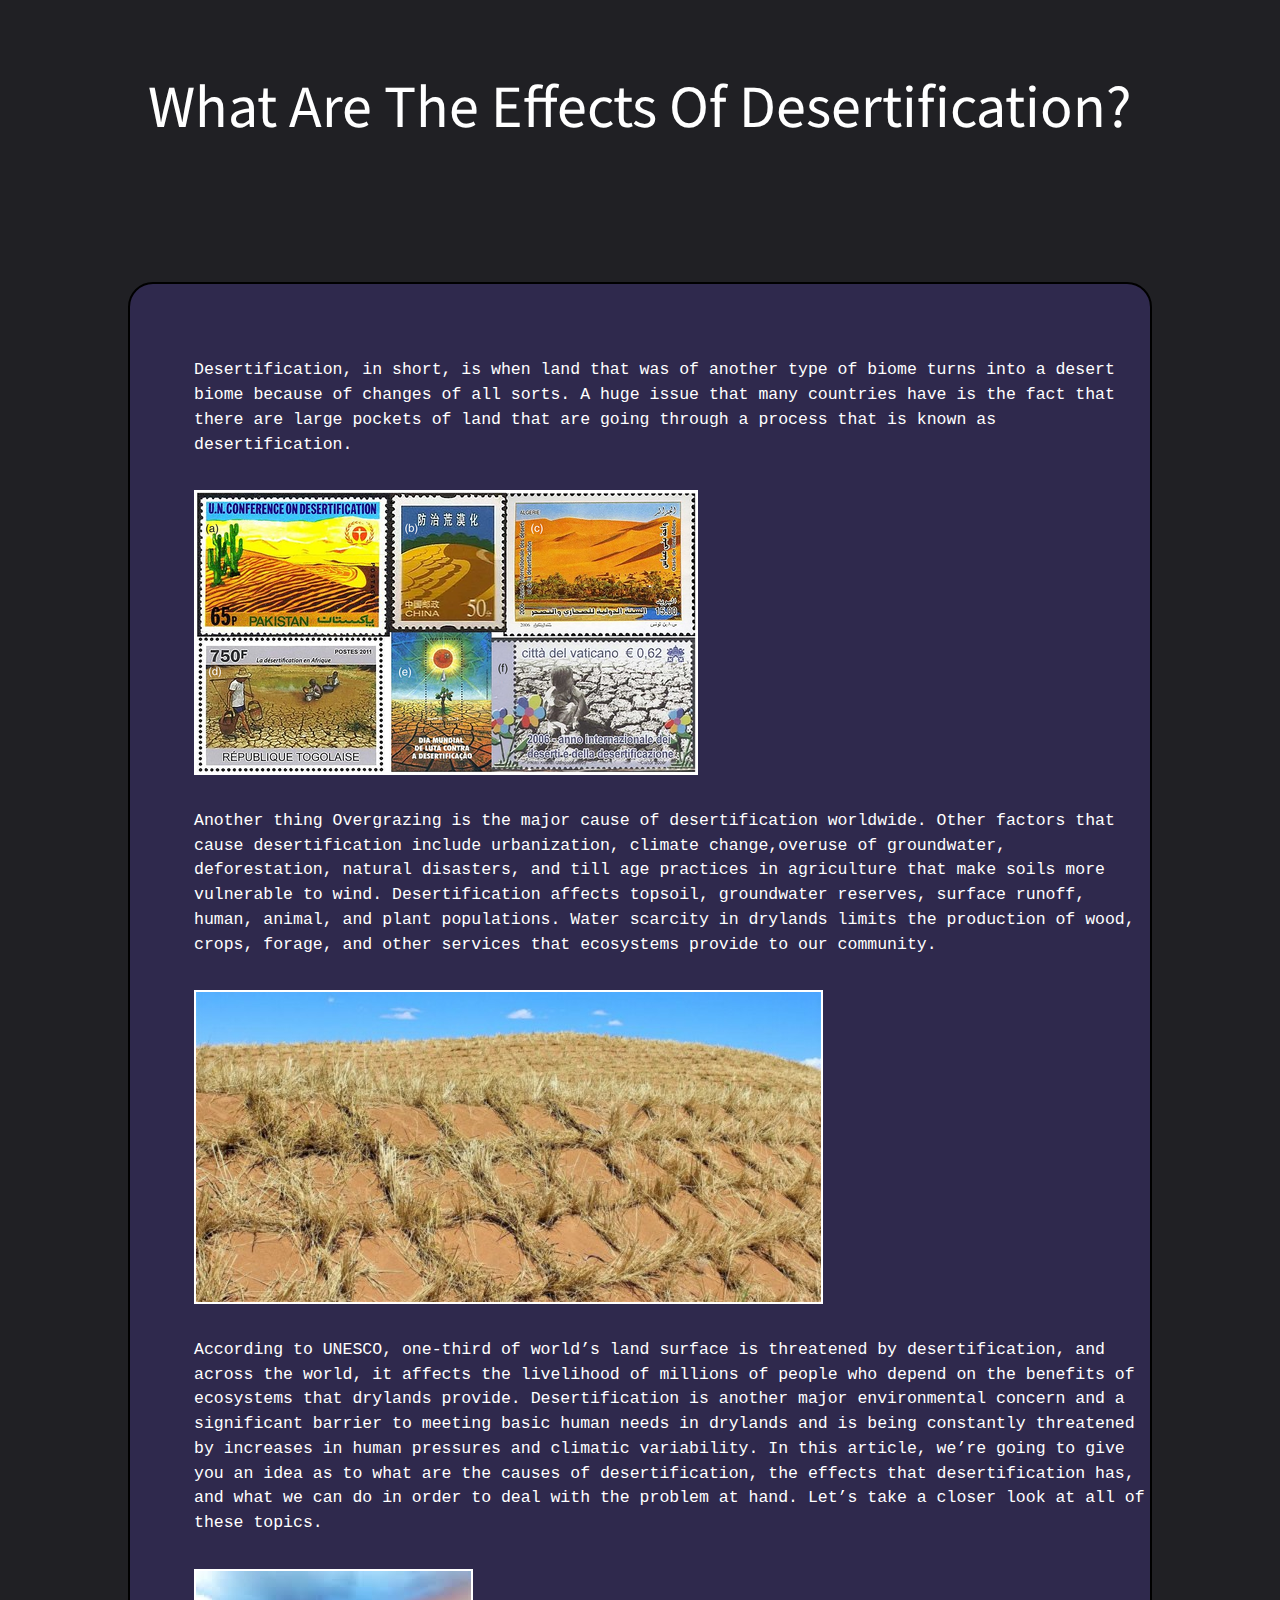
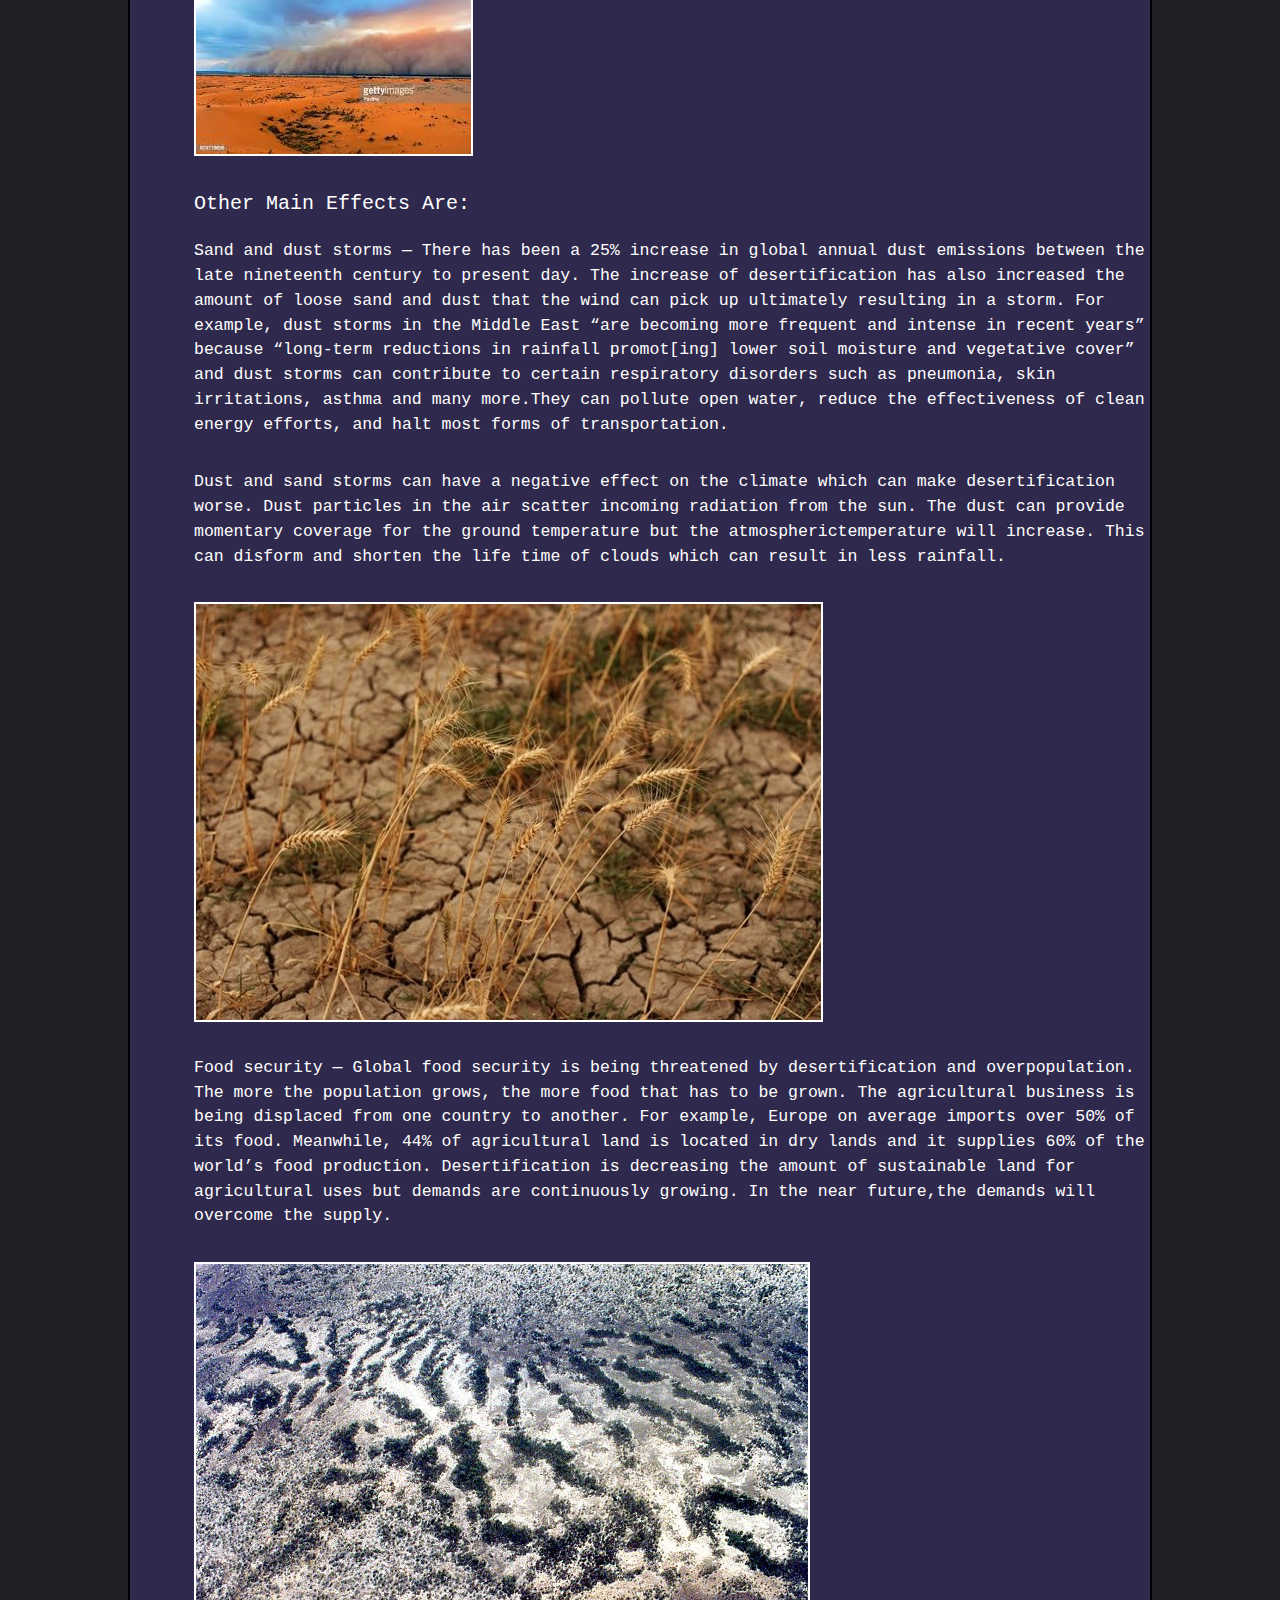
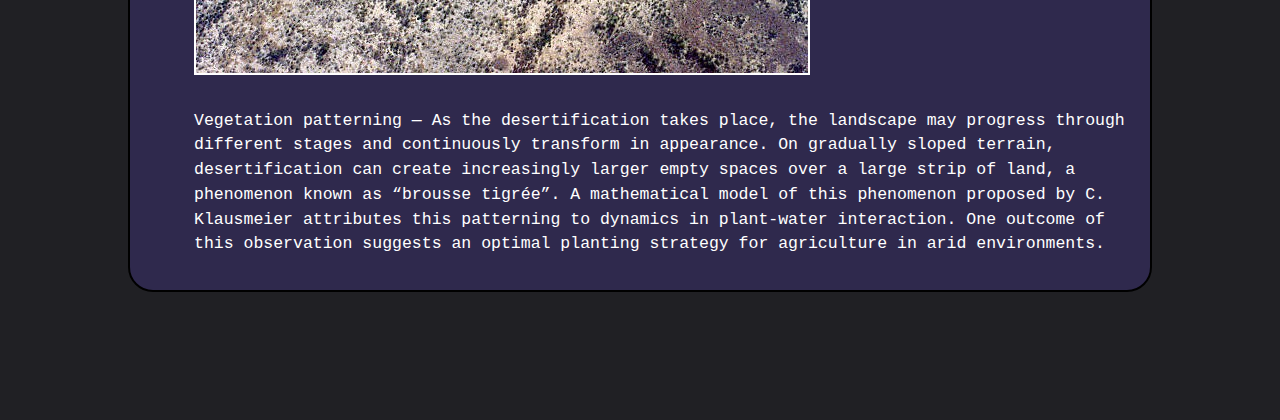
<file: desert/content/effects.html>
<!DOCTYPE html>
<html>
<head>
	<title>Desertified</title>
	<meta charset="utf-8" />
	<meta name="viewport" content="width=device-width, initial-scale=1" />
	<link rel="stylesheet" href="../assets/css/main.css" />
</head>
<body>
	<h1 style="font-size: 60px;text-align: center;padding-top: 5%;">What Are The Effects Of Desertification?</h1>
	<div style="margin:10%;word-wrap: break-word;width:80%;border: 2px solid #000000;background-color: rgb(47, 41, 77);border-radius: 25px;padding-left: 5%;"><h1 style="font-size: 16.5px;font-family: courier new;"><b>
<br>
<br>
<br>
<p>Desertification, in short, is when land that was of another type of biome turns into a desert biome because of
changes of all sorts. A huge issue that many countries have is the fact that there are large pockets of land
that are going through a process that is known as desertification.</p>
<img src="effect1.png" alt="" style="border: 2px solid #ffffff;" />
<br>
<br>
<p>Another thing Overgrazing is the major cause of desertification worldwide. Other factors that cause desertification
include urbanization, climate change,overuse of groundwater, deforestation, natural disasters, and till age
practices in agriculture that make soils more vulnerable to wind. Desertification affects topsoil, groundwater
reserves, surface runoff, human, animal, and plant populations. Water scarcity in drylands limits the production of
wood, crops, forage, and other services that ecosystems provide to our community.</p>
<img src="effect2.jpeg" alt="" style="border: 2px solid #ffffff;"/>
<br>
<br>
<p>According to UNESCO, one-third of world’s land surface is threatened by desertification, and across the world, it
affects the livelihood of millions of people who depend on the benefits of ecosystems that drylands provide.
Desertification is another major environmental concern and a significant barrier to meeting basic human needs in
drylands and is being constantly threatened by increases in human pressures and climatic variability. In this
article, we’re going to give you an idea as to what are the causes of desertification, the effects that
desertification has, and what we can do in order to deal with the problem at hand. Let’s take a closer look at
all of these topics.</p>
<img src="effect3.jpeg" alt="" style="border: 2px solid #ffffff;"/>
<br>
<br>
<h1 style="font-size: 20px;">Other Main Effects Are:</h1>
<p>Sand and dust storms — There has been a 25% increase in global annual dust emissions between the late nineteenth
century to present day. The increase of desertification has also increased the amount of loose sand and dust that
the wind can pick up ultimately resulting in a storm. For example, dust storms in the Middle East “are becoming
more frequent and intense in recent years” because “long-term reductions in rainfall promot[ing] lower soil
moisture and vegetative cover” and dust storms can contribute to certain respiratory disorders such as pneumonia,
skin irritations, asthma and many more.They can pollute open water, reduce the effectiveness of clean energy
efforts, and halt most forms of transportation.</p>
<p>Dust and sand storms can have a negative effect on the climate which can make desertification worse. Dust particles
in the air scatter incoming radiation from the sun. The dust can provide momentary coverage for the ground
temperature but the atmospherictemperature will increase. This can disform and shorten the life time of clouds
which can result in less rainfall.</p>
<img src="effect4.jpeg" alt="" style="border: 2px solid #ffffff;"/>
<br>
<br>
<p>Food security — Global food security is being threatened by desertification and overpopulation. The more the
population grows, the more food that has to be grown. The agricultural business is being displaced from one country
to another. For example, Europe on average imports over 50% of its food. Meanwhile, 44% of agricultural land is
located in dry lands and it supplies 60% of the world’s food production. Desertification is decreasing the amount
of sustainable land for agricultural uses but demands are continuously growing. In the near future,the demands
will overcome the supply.</p>
<img src="effect5.jpeg" alt="" style="border: 2px solid #ffffff;"/>
<br>
<br>
<p>Vegetation patterning — As the desertification takes place, the landscape may progress through different stages and
continuously transform in appearance. On gradually sloped terrain, desertification can create increasingly larger
empty spaces over a large strip of land, a phenomenon known as “brousse tigrée”. A mathematical model of this
phenomenon proposed by C. Klausmeier attributes this patterning to dynamics in plant-water interaction. One outcome
of this observation suggests an optimal planting strategy for agriculture in arid environments.</p>
</b></h1></div>
</body>
</html>
</file>
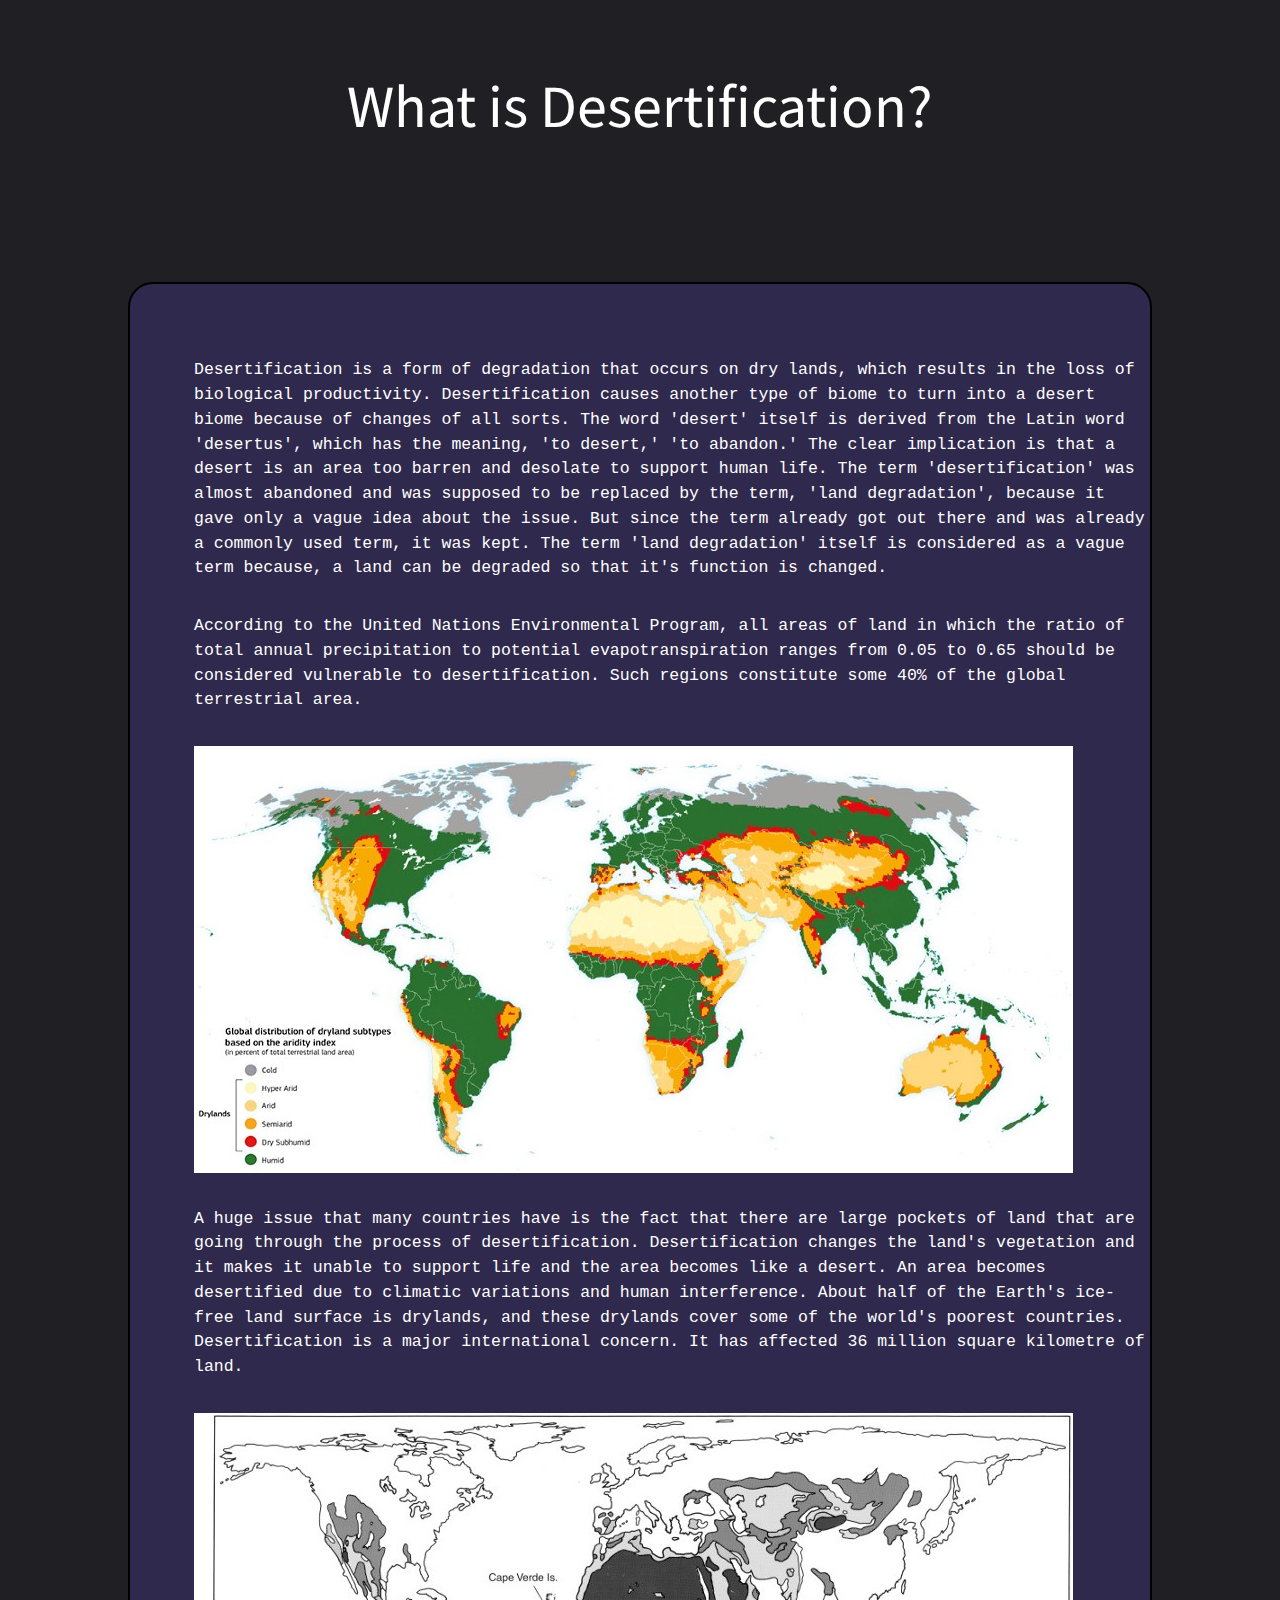
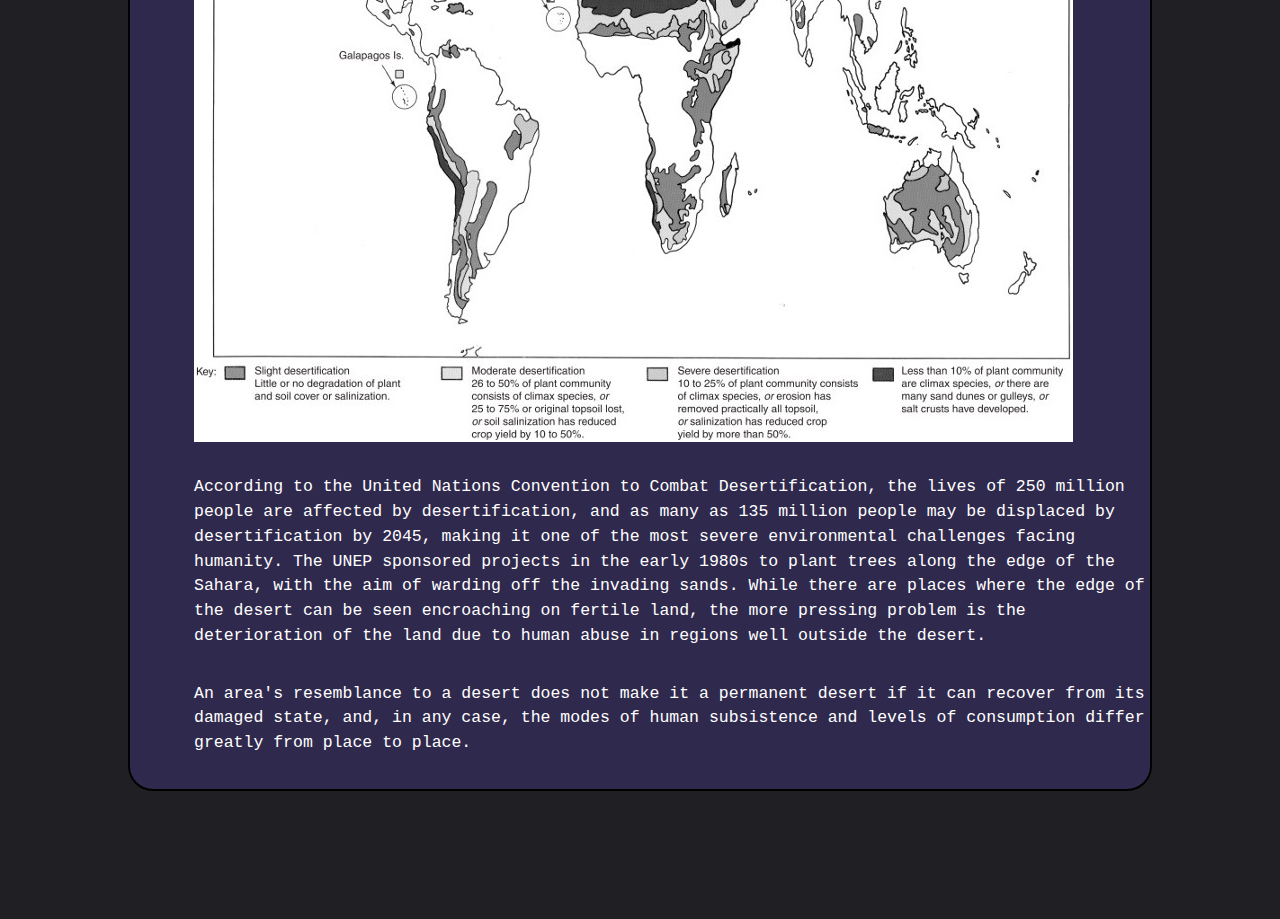
<file: desert/content/intro.html>
<!DOCTYPE html>
<html>
<head>
	<title>Desertified</title>
	<meta charset="utf-8" />
	<meta name="viewport" content="width=device-width, initial-scale=1" />
	<link rel="stylesheet" href="../assets/css/main.css" />
</head>
<body>
	<h1 style="font-size: 60px;text-align: center;padding-top: 5%;">What is Desertification?</h1>
	<div style="margin:10%;word-wrap: break-word;width:80%;border: 2px solid #000000;background-color: rgb(47, 41, 77);border-radius: 25px;padding-left: 5%;"><h1 style="font-size: 16.5px;font-family: courier new"><b>
<br>
<br>
<br>
<p>Desertification is a form of degradation that occurs on dry lands, which results in the loss of biological productivity. Desertification causes another type of biome to turn into a desert biome because of changes of all sorts. The word 'desert' itself is derived from the Latin word 'desertus', which has the meaning, 'to desert,' 'to abandon.' The clear implication is that a desert is an area too barren and desolate to support human life. The term 'desertification' was almost abandoned and was supposed to be replaced by the term, 'land degradation', because it gave only a vague idea about the issue. But since the term already got out there and was already a commonly used term, it was kept. The term 'land degradation' itself is considered as a vague term because, a land can be degraded so that it's function is changed.</p>
<p>According to the United Nations Environmental Program, all areas of land in which the ratio of total annual precipitation to potential evapotranspiration ranges from 0.05 to 0.65 should be considered vulnerable to desertification. Such regions constitute some 40% of the global terrestrial area.</p>
<img src="intro1.jpeg" alt="" style="border: 2px solid #ffffff;"/>
<br>
<br>
<p>A huge issue that many countries have is the fact that there are large pockets of land that are going through the process of desertification. Desertification changes the land's vegetation and it makes it unable to support life and the area becomes like a desert. An area becomes desertified due to climatic variations and human interference. About half of the Earth's ice-free land surface is drylands, and these drylands cover some of the world's poorest countries. Desertification is a major international concern. It has affected 36 million square kilometre of land.</p>
<img src="intro2.jpeg" alt="" style="border: 2px solid #ffffff;"/>
<br>
<br>
<p>According to the United Nations Convention to Combat Desertification, the lives of 250 million people are affected by desertification, and as many as 135 million people may be displaced by desertification by 2045, making it one of the most severe environmental challenges facing humanity. The UNEP sponsored projects in the early 1980s to plant trees along the edge of the Sahara, with the aim of warding off the invading sands. While there are places where the edge of the desert can be seen encroaching on fertile land, the more pressing problem is the deterioration of the land due to human abuse in regions well outside the desert.</p>
<p>An area's resemblance to a desert does not make it a permanent desert if it can recover from its damaged state, and, in any case, the modes of human subsistence and levels of consumption differ greatly from place to place.</p>
</b></h1></div>
</body>
</html>
</file>
<file: desert/assets/css/main.css>
@charset "UTF-8";
@import url(font-awesome.min.css);
@import url("https://fonts.googleapis.com/css?family=Source+Sans+Pro:300,400|Passion+One:400");

/*
	Full Motion by TEMPLATED
	templated.co @templatedco
	Released for free under the Creative Commons Attribution 3.0 license (templated.co/license)
*/

/* Reset */

	html, body, div, span, applet, object, iframe, h1, h2, h3, h4, h5, h6, p, blockquote, pre, a, abbr, acronym, address, big, cite, code, del, dfn, em, img, ins, kbd, q, s, samp, small, strike, strong, sub, sup, tt, var, b, u, i, center, dl, dt, dd, ol, ul, li, fieldset, form, label, legend, table, caption, tbody, tfoot, thead, tr, th, td, article, aside, canvas, details, embed, figure, figcaption, footer, header, hgroup, menu, nav, output, ruby, section, summary, time, mark, audio, video {
		margin: 0;
		padding: 0;
		border: 0;
		font-size: 100%;
		font: inherit;
		vertical-align: baseline;
	}

	article, aside, details, figcaption, figure, footer, header, hgroup, menu, nav, section {
		display: block;
	}

	body {
		line-height: 1;
	}

	ol, ul {
		list-style: none;
	}

	blockquote, q {
		quotes: none;
	}

	blockquote:before, blockquote:after, q:before, q:after {
		content: '';
		content: none;
	}

	table {
		border-collapse: collapse;
		border-spacing: 0;
	}

	body {
		-webkit-text-size-adjust: none;
	}

/* Box Model */

	*, *:before, *:after {
		-moz-box-sizing: border-box;
		-webkit-box-sizing: border-box;
		box-sizing: border-box;
	}

/* Basic */

	@-ms-viewport {
		width: device-width;
	}

	body {
		-ms-overflow-style: scrollbar;
	}

	@media screen and (max-width: 480px) {

		html, body {
			min-width: 320px;
		}

	}

	body {
		background: #202024;
	}

		body.is-loading *, body.is-loading *:before, body.is-loading *:after {
			-moz-animation: none !important;
			-webkit-animation: none !important;
			-ms-animation: none !important;
			animation: none !important;
			-moz-transition: none !important;
			-webkit-transition: none !important;
			-ms-transition: none !important;
			transition: none !important;
		}

/* Type */

	body, input, select, textarea {
		color: rgba(255, 255, 255, 0.75);
		font-family: "Source Sans Pro", sans-serif;
		font-size: 14pt;
		font-weight: 300;
		line-height: 1.65;
	}

		@media screen and (max-width: 1680px) {

			body, input, select, textarea {
				font-size: 11pt;
			}

		}

		@media screen and (max-width: 1280px) {

			body, input, select, textarea {
				font-size: 11pt;
			}

		}

		@media screen and (max-width: 980px) {

			body, input, select, textarea {
				font-size: 12pt;
			}

		}

		@media screen and (max-width: 736px) {

			body, input, select, textarea {
				font-size: 12pt;
			}

		}

		@media screen and (max-width: 480px) {

			body, input, select, textarea {
				font-size: 12pt;
			}

		}




	strong, b {
		color: #fff;
		font-weight: 400;
	}

	em, i {
		font-style: italic;
	}

	p {
		margin: 0 0 2em 0;
	}

	h1, h2, h3, h4, h5, h6 {
		color: #fff;
		font-weight: 400;
		line-height: 1.5;
		margin: 0 0 1em 0;
	}

		h1 a, h2 a, h3 a, h4 a, h5 a, h6 a {
			color: inherit;
			text-decoration: none;
		}

	h2 {
		font-size: 1.75em;
	}

	h3 {
		font-size: 1.35em;
	}

	h4 {
		font-size: 1.1em;
	}

	h5 {
		font-size: 0.9em;
	}

	h6 {
		font-size: 0.7em;
	}

	sub {
		font-size: 0.8em;
		position: relative;
		top: 0.5em;
	}

	sup {
		font-size: 0.8em;
		position: relative;
		top: -0.5em;
	}

	blockquote {
		border-left: solid 4px rgba(144, 144, 144, 0.25);
		font-style: italic;
		margin: 0 0 2em 0;
		padding: 0.5em 0 0.5em 2em;
	}

	code {
		background: rgba(144, 144, 144, 0.075);
		border-radius: 4px;
		border: solid 1px rgba(144, 144, 144, 0.25);
		font-family: "Courier New", monospace;
		font-size: 0.9em;
		margin: 0 0.25em;
		padding: 0.25em 0.65em;
	}

	pre {
		-webkit-overflow-scrolling: touch;
		font-family: "Courier New", monospace;
		font-size: 0.9em;
		margin: 0 0 2em 0;
	}

		pre code {
			display: block;
			line-height: 1.75;
			padding: 1em 1.5em;
			overflow-x: auto;
		}

	hr {
		border: 0;
		border-bottom: solid 1px rgba(144, 144, 144, 0.25);
		margin: 2em 0;
	}

		hr.major {
			margin: 3em 0;
		}

	.align-left {
		text-align: left;
	}

	.align-center {
		text-align: center;
	}

	.align-right {
		text-align: right;
	}

/* Section/Article */

	section.special, article.special {
		text-align: center;
	}

	header p {
		color: rgba(255, 255, 255, 0.5);
		position: relative;
		margin: 0 0 1.5em 0;
	}

	header h2 + p {
		font-size: 1.25em;
		margin-top: -1em;
	}

	header h3 + p {
		font-size: 1.1em;
		margin-top: -0.8em;
	}

	header h4 + p,
	header h5 + p,
	header h6 + p {
		font-size: 0.9em;
		margin-top: -0.6em;
	}

/* Box */

	.thumbnails {
		display: -moz-flex;
		display: -webkit-flex;
		display: -ms-flex;
		display: flex;
		-moz-align-items: stretch;
		-webkit-align-items: stretch;
		-ms-align-items: stretch;
		align-items: stretch;
		-moz-justify-content: center;
		-webkit-justify-content: center;
		-ms-justify-content: center;
		justify-content: center;
		-moz-flex-wrap: wrap;
		-webkit-flex-wrap: wrap;
		-ms-flex-wrap: wrap;
		flex-wrap: wrap;
	}

		.thumbnails .box {
			margin: 0 1em 2em 1em;
			width: 30%;
		}

			@media screen and (max-width: 1280px) {

				.thumbnails .box {
					width: 45%;
				}

			}

			@media screen and (max-width: 736px) {

				.thumbnails .box {
					width: 100%;
				}

			}

/* Form */

	form {
		margin: 0 0 2em 0;
	}

	label {
		color: #fff;
		display: block;
		font-size: 0.9em;
		font-weight: 400;
		margin: 0 0 1em 0;
	}

	input[type="text"],
	input[type="password"],
	input[type="email"],
	input[type="tel"],
	select,
	textarea {
		-moz-appearance: none;
		-webkit-appearance: none;
		-ms-appearance: none;
		appearance: none;
		background: rgba(144, 144, 144, 0.075);
		border-radius: 4px;
		border: none;
		border: solid 1px rgba(144, 144, 144, 0.25);
		color: inherit;
		display: block;
		outline: 0;
		padding: 0 1em;
		text-decoration: none;
		width: 100%;
	}

		input[type="text"]:invalid,
		input[type="password"]:invalid,
		input[type="email"]:invalid,
		input[type="tel"]:invalid,
		select:invalid,
		textarea:invalid {
			box-shadow: none;
		}

		input[type="text"]:focus,
		input[type="password"]:focus,
		input[type="email"]:focus,
		input[type="tel"]:focus,
		select:focus,
		textarea:focus {
			border-color: #ff8686;
			box-shadow: 0 0 0 1px #ff8686;
		}

	.select-wrapper {
		text-decoration: none;
		display: block;
		position: relative;
	}

		.select-wrapper:before {
			content: "";
			-moz-osx-font-smoothing: grayscale;
			-webkit-font-smoothing: antialiased;
			font-family: FontAwesome;
			font-style: normal;
			font-weight: normal;
			text-transform: none !important;
		}

		.select-wrapper:before {
			color: rgba(144, 144, 144, 0.25);
			display: block;
			height: 2.75em;
			line-height: 2.75em;
			pointer-events: none;
			position: absolute;
			right: 0;
			text-align: center;
			top: 0;
			width: 2.75em;
		}

		.select-wrapper select::-ms-expand {
			display: none;
		}

	input[type="text"],
	input[type="password"],
	input[type="email"],
	select {
		height: 2.75em;
	}

	textarea {
		padding: 0.75em 1em;
	}

	input[type="checkbox"],
	input[type="radio"] {
		-moz-appearance: none;
		-webkit-appearance: none;
		-ms-appearance: none;
		appearance: none;
		display: block;
		float: left;
		margin-right: -2em;
		opacity: 0;
		width: 1em;
		z-index: -1;
	}

		input[type="checkbox"] + label,
		input[type="radio"] + label {
			text-decoration: none;
			color: rgba(255, 255, 255, 0.75);
			cursor: pointer;
			display: inline-block;
			font-size: 1em;
			font-weight: 300;
			padding-left: 2.4em;
			padding-right: 0.75em;
			position: relative;
		}

			input[type="checkbox"] + label:before,
			input[type="radio"] + label:before {
				-moz-osx-font-smoothing: grayscale;
				-webkit-font-smoothing: antialiased;
				font-family: FontAwesome;
				font-style: normal;
				font-weight: normal;
				text-transform: none !important;
			}

			input[type="checkbox"] + label:before,
			input[type="radio"] + label:before {
				background: rgba(144, 144, 144, 0.075);
				border-radius: 4px;
				border: solid 1px rgba(144, 144, 144, 0.25);
				content: '';
				display: inline-block;
				height: 1.65em;
				left: 0;
				line-height: 1.58125em;
				position: absolute;
				text-align: center;
				top: 0;
				width: 1.65em;
			}

		input[type="checkbox"]:checked + label:before,
		input[type="radio"]:checked + label:before {
			background: #ff8686;
			border-color: #ff8686;
			color: #ffffff;
			content: '\f00c';
		}

		input[type="checkbox"]:focus + label:before,
		input[type="radio"]:focus + label:before {
			border-color: #ff8686;
			box-shadow: 0 0 0 1px #ff8686;
		}

	input[type="checkbox"] + label:before {
		border-radius: 4px;
	}

	input[type="radio"] + label:before {
		border-radius: 100%;
	}

	::-webkit-input-placeholder {
		color: rgba(255, 255, 255, 0.5) !important;
		opacity: 1.0;
	}

	:-moz-placeholder {
		color: rgba(255, 255, 255, 0.5) !important;
		opacity: 1.0;
	}

	::-moz-placeholder {
		color: rgba(255, 255, 255, 0.5) !important;
		opacity: 1.0;
	}

	:-ms-input-placeholder {
		color: rgba(255, 255, 255, 0.5) !important;
		opacity: 1.0;
	}

	.formerize-placeholder {
		color: rgba(255, 255, 255, 0.5) !important;
		opacity: 1.0;
	}

/* Box */

	.box {
		border-radius: 4px;
		margin-bottom: 2em;
		background: #2c2c32;
		text-align: center;
	}

		.box > :last-child,
		.box > :last-child > :last-child,
		.box > :last-child > :last-child > :last-child {
			margin-bottom: 0;
		}

		.box .image.fit {
			margin: 0;
		}

		.box .image img {
			border-radius: 4px 4px 0 0;
		}

		.box .inner {
			padding: 1.5em;
			width: 100% !important;
		}

			@media screen and (max-width: 480px) {

				.box .inner {
					padding: 1em;
				}

			}

		.box.alt {
			border: 0;
			border-radius: 0;
			padding: 0;
		}

/* Icon */

	.icon {
		text-decoration: none;
		border-bottom: none;
		position: relative;
	}

		.icon:before {
			-moz-osx-font-smoothing: grayscale;
			-webkit-font-smoothing: antialiased;
			font-family: FontAwesome;
			font-style: normal;
			font-weight: normal;
			text-transform: none !important;
		}

		.icon > .label {
			display: none;
		}

/* Image */

	.image {
		border-radius: 4px;
		border: 0;
		display: inline-block;
		position: relative;
	}

		.image img {
			border-radius: 4px;
			display: block;
		}

		.image.left, .image.right {
			max-width: 40%;
		}

			.image.left img, .image.right img {
				width: 100%;
			}

		.image.left {
			float: left;
			padding: 0 1.5em 1em 0;
			top: 0.25em;
		}

		.image.right {
			float: right;
			padding: 0 0 1em 1.5em;
			top: 0.25em;
		}

		.image.fit {
			display: block;
			margin: 0 0 2em 0;
			width: 100%;
		}

			.image.fit img {
				width: 100%;
			}

		.image.main {
			display: block;
			margin: 0 0 3em 0;
			width: 100%;
		}

			.image.main img {
				width: 100%;
			}

/* List */

	ol {
		list-style: decimal;
		margin: 0 0 2em 0;
		padding-left: 1.25em;
	}

		ol li {
			padding-left: 0.25em;
		}

	ul {
		list-style: disc;
		margin: 0 0 2em 0;
		padding-left: 1em;
	}

		ul li {
			padding-left: 0.5em;
		}

		ul.alt {
			list-style: none;
			padding-left: 0;
		}

			ul.alt li {
				border-top: solid 1px rgba(144, 144, 144, 0.25);
				padding: 0.5em 0;
			}

				ul.alt li:first-child {
					border-top: 0;
					padding-top: 0;
				}

		ul.icons {
			cursor: default;
			list-style: none;
			padding-left: 0;
		}

			ul.icons li {
				display: inline-block;
				text-align: center;
				padding-left: 0;
				padding-right: 1em;
			}

				ul.icons li a {
					display: block;
					border-radius: 100%;
					margin: 0;
					padding: 0.5em;
					border: solid 1px rgba(144, 144, 144, 0.25);
					color: rgba(144, 144, 144, 0.25);
				}

					ul.icons li a:before {
						font-size: 1.5em;
						display: block;
						width: 1.5em;
						height: 1.5em;
						line-height: 1.5em;
					}

					ul.icons li a:hover {
						background-color: #202024;
						color: #FFF;
					}

				ul.icons li:last-child {
					padding-right: 0;
				}

		ul.actions {
			cursor: default;
			list-style: none;
			padding-left: 0;
		}

			ul.actions li {
				display: inline-block;
				padding: 0 1em 0 0;
				vertical-align: middle;
			}

				ul.actions li:last-child {
					padding-right: 0;
				}

			ul.actions.small li {
				padding: 0 0.5em 0 0;
			}

			ul.actions.vertical li {
				display: block;
				padding: 1em 0 0 0;
			}

				ul.actions.vertical li:first-child {
					padding-top: 0;
				}

				ul.actions.vertical li > * {
					margin-bottom: 0;
				}

			ul.actions.vertical.small li {
				padding: 0.5em 0 0 0;
			}

				ul.actions.vertical.small li:first-child {
					padding-top: 0;
				}

			ul.actions.fit {
				display: table;
				margin-left: -1em;
				padding: 0;
				table-layout: fixed;
				width: calc(100% + 1em);
			}

				ul.actions.fit li {
					display: table-cell;
					padding: 0 0 0 1em;
				}

					ul.actions.fit li > * {
						margin-bottom: 0;
					}

				ul.actions.fit.small {
					margin-left: -0.5em;
					width: calc(100% + 0.5em);
				}

					ul.actions.fit.small li {
						padding: 0 0 0 0.5em;
					}

			@media screen and (max-width: 480px) {

				ul.actions {
					margin: 0 0 2em 0;
				}

					ul.actions li {
						padding: 1em 0 0 0;
						display: block;
						text-align: center;
						width: 100%;
					}

						ul.actions li:first-child {
							padding-top: 0;
						}

						ul.actions li > * {
							width: 100%;
							margin: 0 !important;
						}

							ul.actions li > *.icon:before {
								margin-left: -2em;
							}

					ul.actions.small li {
						padding: 0.5em 0 0 0;
					}

						ul.actions.small li:first-child {
							padding-top: 0;
						}

			}

	dl {
		margin: 0 0 2em 0;
	}

		dl dt {
			display: block;
			font-weight: 400;
			margin: 0 0 1em 0;
		}

		dl dd {
			margin-left: 2em;
		}

/* Table */

	.table-wrapper {
		-webkit-overflow-scrolling: touch;
		overflow-x: auto;
	}

	table {
		margin: 0 0 2em 0;
		width: 100%;
	}

		table tbody tr {
			border: solid 1px rgba(144, 144, 144, 0.25);
			border-left: 0;
			border-right: 0;
		}

			table tbody tr:nth-child(2n + 1) {
				background-color: rgba(144, 144, 144, 0.075);
			}

		table td {
			padding: 0.75em 0.75em;
		}

		table th {
			color: #fff;
			font-size: 0.9em;
			font-weight: 400;
			padding: 0 0.75em 0.75em 0.75em;
			text-align: left;
		}

		table thead {
			border-bottom: solid 2px rgba(144, 144, 144, 0.25);
		}

		table tfoot {
			border-top: solid 2px rgba(144, 144, 144, 0.25);
		}

		table.alt {
			border-collapse: separate;
		}

			table.alt tbody tr td {
				border: solid 1px rgba(144, 144, 144, 0.25);
				border-left-width: 0;
				border-top-width: 0;
			}

				table.alt tbody tr td:first-child {
					border-left-width: 1px;
				}

			table.alt tbody tr:first-child td {
				border-top-width: 1px;
			}

			table.alt thead {
				border-bottom: 0;
			}

			table.alt tfoot {
				border-top: 0;
			}

/* Button */

	input[type="submit"],
	input[type="reset"],
	input[type="button"],
	button,
	.button {
		-moz-appearance: none;
		-webkit-appearance: none;
		-ms-appearance: none;
		appearance: none;
		-moz-transition: background-color 0.2s ease-in-out, color 0.2s ease-in-out;
		-webkit-transition: background-color 0.2s ease-in-out, color 0.2s ease-in-out;
		-ms-transition: background-color 0.2s ease-in-out, color 0.2s ease-in-out;
		transition: background-color 0.2s ease-in-out, color 0.2s ease-in-out;
		background-color: #70c7be;
		border-radius: 4px;
		border: 0;
		color: #ffffff !important;
		cursor: pointer;
		display: inline-block;
		font-weight: 400;
		height: 2.85em;
		line-height: 2.95em;
		padding: 0 1.5em;
		text-align: center;
		text-decoration: none;
		white-space: nowrap;
	}

		input[type="submit"]:hover,
		input[type="reset"]:hover,
		input[type="button"]:hover,
		button:hover,
		.button:hover {
			background-color: #82cec6;
		}

		input[type="submit"]:active,
		input[type="reset"]:active,
		input[type="button"]:active,
		button:active,
		.button:active {
			background-color: #5ec0b6;
		}

		input[type="submit"].icon,
		input[type="reset"].icon,
		input[type="button"].icon,
		button.icon,
		.button.icon {
			padding-left: 1.35em;
		}

			input[type="submit"].icon:before,
			input[type="reset"].icon:before,
			input[type="button"].icon:before,
			button.icon:before,
			.button.icon:before {
				margin-right: 0.5em;
			}

		input[type="submit"].fit,
		input[type="reset"].fit,
		input[type="button"].fit,
		button.fit,
		.button.fit {
			display: block;
			margin: 0 0 1em 0;
			width: 100%;
		}

		input[type="submit"].small,
		input[type="reset"].small,
		input[type="button"].small,
		button.small,
		.button.small {
			font-size: 0.8em;
		}

		input[type="submit"].big,
		input[type="reset"].big,
		input[type="button"].big,
		button.big,
		.button.big {
			font-size: 1.35em;
		}

		input[type="submit"].disabled, input[type="submit"]:disabled,
		input[type="reset"].disabled,
		input[type="reset"]:disabled,
		input[type="button"].disabled,
		input[type="button"]:disabled,
		button.disabled,
		button:disabled,
		.button.disabled,
		.button:disabled {
			background-color: rgba(255, 255, 255, 0.75) !important;
			box-shadow: inset 0 -0.15em 0 0 rgba(0, 0, 0, 0.15);
			color: #202024 !important;
			cursor: default;
			opacity: 0.25;
		}

		input[type="submit"].style2,
		input[type="reset"].style2,
		input[type="button"].style2,
		button.style2,
		.button.style2 {
			background-color: #7f92cf;
		}

			input[type="submit"].style2:hover,
			input[type="reset"].style2:hover,
			input[type="button"].style2:hover,
			button.style2:hover,
			.button.style2:hover {
				background-color: #92a2d6;
			}

			input[type="submit"].style2:active,
			input[type="reset"].style2:active,
			input[type="button"].style2:active,
			button.style2:active,
			.button.style2:active {
				background-color: #6c82c8;
			}

		input[type="submit"].style3,
		input[type="reset"].style3,
		input[type="button"].style3,
		button.style3,
		.button.style3 {
			background-color: #9d7ed0;
		}

			input[type="submit"].style3:hover,
			input[type="reset"].style3:hover,
			input[type="button"].style3:hover,
			button.style3:hover,
			.button.style3:hover {
				background-color: #ab91d7;
			}

			input[type="submit"].style3:active,
			input[type="reset"].style3:active,
			input[type="button"].style3:active,
			button.style3:active,
			.button.style3:active {
				background-color: #8f6bc9;
			}

		@media screen and (max-width: 480px) {

			input[type="submit"],
			input[type="reset"],
			input[type="button"],
			button,
			.button {
				padding: 0;
			}

		}

/* Poptrox */

	.poptrox-popup {
		-moz-box-sizing: content-box;
		-webkit-box-sizing: content-box;
		-ms-box-sizing: content-box;
		box-sizing: content-box;
		background: #000;
		box-shadow: 0 0.5em 3em 0 rgba(0, 0, 0, 0.25);
		border-radius: 4px;
		padding: 2em;
		overflow: hidden;
	}

		.poptrox-popup .closer {
			-moz-transition: opacity 0.2s ease-in-out;
			-webkit-transition: opacity 0.2s ease-in-out;
			-ms-transition: opacity 0.2s ease-in-out;
			transition: opacity 0.2s ease-in-out;
			text-decoration: none;
			position: absolute;
			top: .5em;
			right: .5em;
			z-index: 11000;
			-webkit-tap-highlight-color: rgba(255, 255, 255, 0);
			white-space: nowrap;
			text-indent: 2em;
			overflow: hidden;
			width: 2em;
			height: 2em;
			display: block;
		}

			.poptrox-popup .closer:before {
				content: "\f00d";
				-moz-osx-font-smoothing: grayscale;
				-webkit-font-smoothing: antialiased;
				font-family: FontAwesome;
				font-style: normal;
				font-weight: normal;
				text-transform: none !important;
				display: block;
				position: relative;
				text-indent: 0;
				border-radius: 100%;
				box-shadow: inset 0 0 0 1px rgba(255, 255, 255, 0.25);
				color: #ffffff !important;
				width: 2em;
				height: 2em;
				line-height: 2em;
			}

		.poptrox-popup:hover .closer {
			opacity: 0.5;
		}

		.poptrox-popup:hover .closer:hover {
			opacity: 1.0;
		}

		@media screen and (max-width: 736px) {

			.poptrox-popup {
				padding: 0;
			}

				.poptrox-popup .closer {
					display: none !important;
				}

		}

/* Banner */

	#banner {
		-moz-align-items: center;
		-webkit-align-items: center;
		-ms-align-items: center;
		align-items: center;
		display: -moz-flex;
		display: -webkit-flex;
		display: -ms-flex;
		display: flex;
		-moz-justify-content: center;
		-webkit-justify-content: center;
		-ms-justify-content: center;
		justify-content: center;
		padding: 8em 4em 6em 4em;
		min-height: 70vh;
		background-image: url("../../images/banner.jpg");
		background-position: center;
		background-size: cover;
		background-repeat: no-repeat;
		border-top: 0;
		position: relative;
		text-align: center;
		overflow: hidden;
	}

	

		#banner .inner {
			text-align: center;
			position: relative;
			z-index: 2;
		}

		#banner h1 {
			color: #fff;
			font-size: 5em;
			font-weight: 400;
			font-family: 'Passion One', cursive;
			margin: 0;
		}

			@media screen and (max-width: 980px) {

				#banner h1 {
					font-size: 5em;
				}

			}

			@media screen and (max-width: 736px) {

				#banner h1 {
					font-size: 3em;
				}

			}

		#banner p {
			color: rgba(255, 255, 255, 0.85);
			font-size: 1.5em;
			font-weight: 300;
		}

			@media screen and (max-width: 980px) {

				#banner p {
					font-size: 1.5em;
				}

			}

			@media screen and (max-width: 480px) {

				#banner p {
					font-size: 1.25em;
				}

			}

		#banner a {
			color: rgba(255, 255, 255, 0.75);
			text-decoration: none;
			border-bottom: 1px dotted;
		}

			#banner a:hover {
				color: #FFF;
				border: none;
			}

		#banner .more {
			background-image: url("images/arrow.svg");
			background-position: center 1.35em;
			background-repeat: no-repeat;
			background-size: auto;
			border: 1px solid #fff;
			border-radius: 100%;
			color: rgba(255, 255, 255, 0.75);
			display: block;
			height: 4em;
			text-indent: 4em;
			overflow: hidden;
			white-space: nowrap;
			width: 4em;
			z-index: 2;
			margin: 0 auto 2em auto;
		}

			#banner .more:hover {
				background-color: rgba(255, 255, 255, 0.05);
				border: 1px solid #fff;
				color: #FFF;
			}

		#banner video {
			-moz-transform: translateX(50%) translateY(50%);
			-webkit-transform: translateX(50%) translateY(50%);
			-ms-transform: translateX(50%) translateY(50%);
			transform: translateX(50%) translateY(50%);
			position: absolute;
			bottom: 50%;
			right: 50%;
			width: auto;
			height: auto;
			min-width: 100%;
			min-height: 100%;
			overflow: hidden;
		}

		#banner:before {
			-moz-transition: opacity 3s ease;
			-webkit-transition: opacity 3s ease;
			-ms-transition: opacity 3s ease;
			transition: opacity 3s ease;
			-moz-transition-delay: 1s;
			-webkit-transition-delay: 1s;
			-ms-transition-delay: 1s;
			transition-delay: 1s;
			content: '';
			background-color: #42424f;
			display: block;
			height: 100%;
			left: 0;
			opacity: 0.45;
			position: absolute;
			top: 0;
			width: 100%;
			z-index: 1;
		}

		@media screen and (max-width: 1280px) {

			#banner video {
				display: none;
			}

		}

		@media screen and (max-width: 980px) {

			#banner br {
				display: none;
			}

		}

		@media screen and (max-width: 736px) {

			#banner {
				min-height: 0;
				padding: 6em 2em 4em 2em;
			}

				#banner br {
					display: none;
				}

		}

		body.is-loading #banner:before {
			opacity: 1;
		}

/* END END END END END END END END END END END */ 

/* Main */

	#main {
		padding: 4em 0 2em 0;
	}

		@media screen and (max-width: 736px) {

			#main {
				padding: 3em 0 1em 0;
			}

		}

		#main .inner {
			width: 90%;
			max-width: 80em;
			margin: 0 auto;
		}

			@media screen and (max-width: 480px) {

				#main .inner {
					width: 95%;
				}

			}

/* Footer */

	#footer {
		padding: 4em 0 2em 0;
		background-color: #1b1b1f;
		text-align: center;
	}

		#footer .inner {
			width: 50%;
			margin: 0 auto;
		}

			@media screen and (max-width: 980px) {

				#footer .inner {
					width: 75%;
				}

			}

			@media screen and (max-width: 480px) {

				#footer .inner {
					width: 90%;
				}

			}

		#footer .copyright {
			color: rgba(255, 255, 255, 0.5);
			font-size: 0.9em;
			margin: 0 0 2em 0;
			padding: 0;
			text-align: center;
		}

		@media screen and (max-width: 736px) {

			#footer {
				padding: 3em 0 1em 0;
			}

		}
</file>
